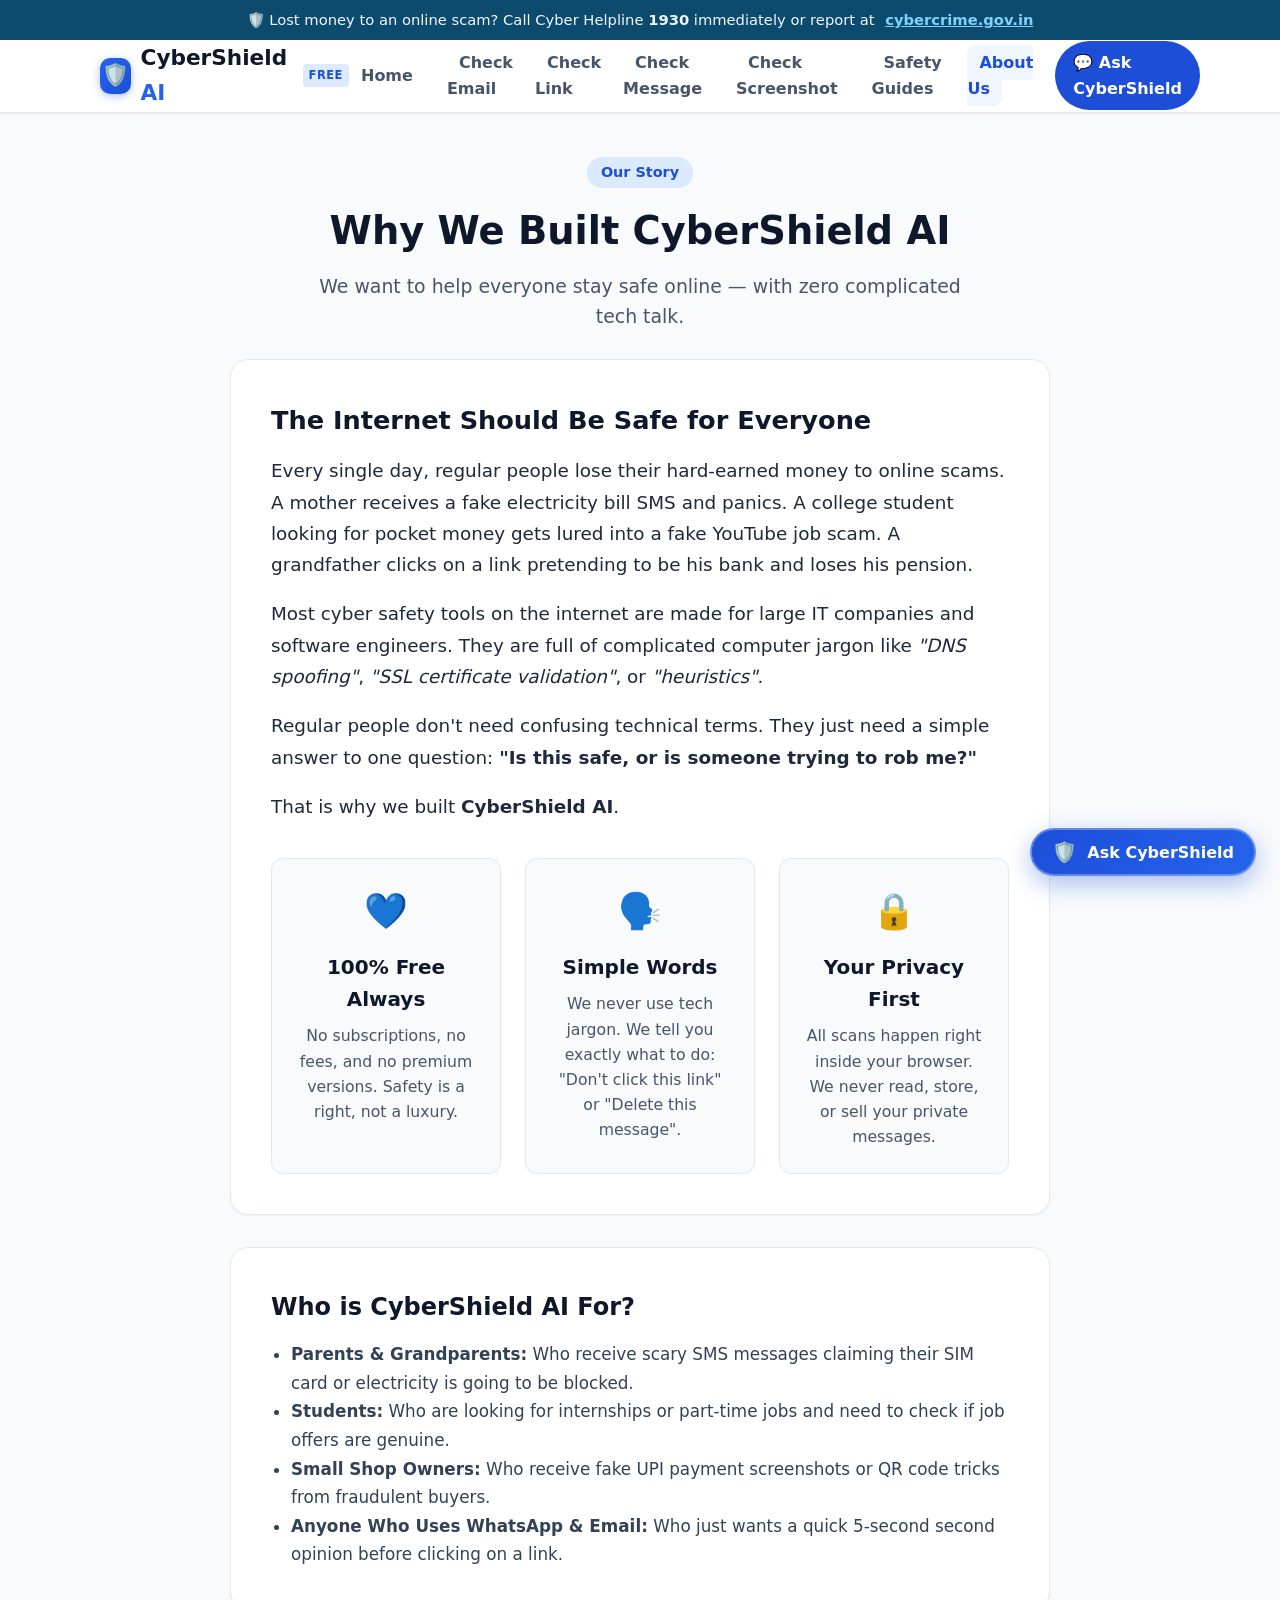
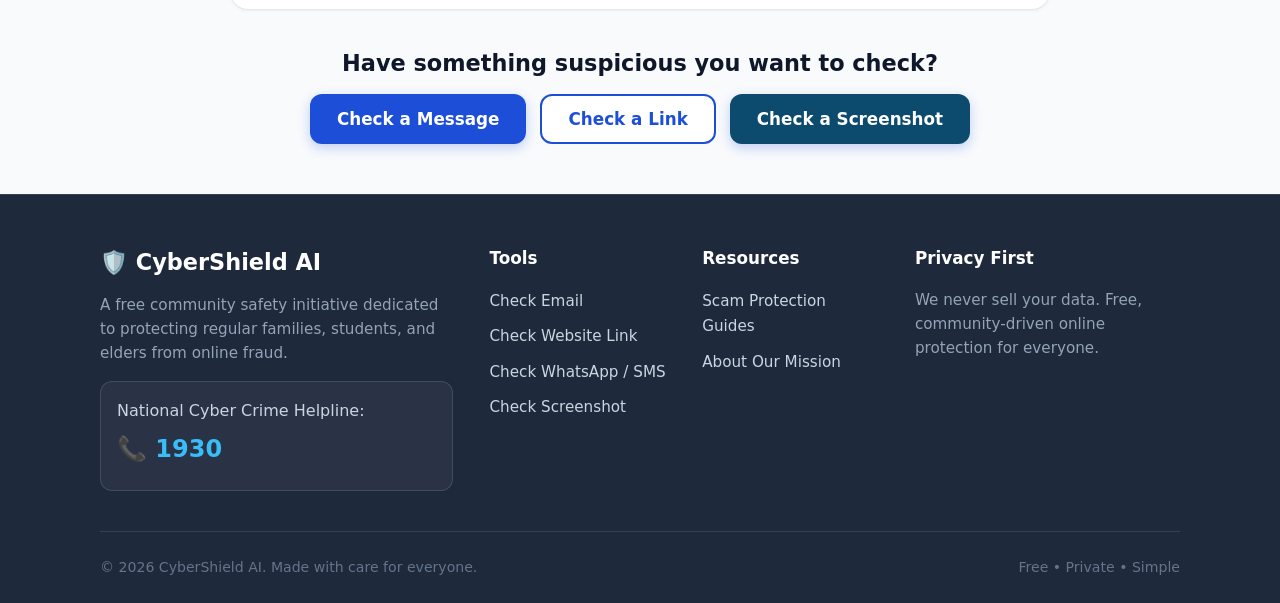
<file: about.html>
<!DOCTYPE html>
<html lang="en">
<head>
  <meta charset="UTF-8">
  <meta name="viewport" content="width=device-width, initial-scale=1.0">
  
  <!-- SEO Meta Tags -->
  <title>About Us - Our Mission to Keep Everyone Safe | CyberShield AI</title>
  <meta name="description" content="Learn about CyberShield AI, a free tool created to help everyday people, parents, students, and elders stay safe from online scams.">
  <meta name="keywords" content="about cybershield ai, online safety for parents, free scam protection mission">
  
  <link rel="stylesheet" href="css/style.css">
</head>
<body>

  <!-- Helpline Banner -->
  <div class="emergency-banner" role="alert">
    <span>🛡️ Lost money to an online scam? Call Cyber Helpline <strong>1930</strong> immediately or report at <a href="https://cybercrime.gov.in" target="_blank" rel="noopener">cybercrime.gov.in</a></span>
  </div>

  <!-- Header Navigation -->
  <header class="site-header">
    <div class="container nav-container">
      <a href="index.html" class="brand-logo">
        <div class="brand-icon">🛡️</div>
        <span>CyberShield <span style="color:#2563eb;">AI</span></span>
        <span class="brand-badge">Free</span>
      </a>

      <button class="mobile-menu-toggle" id="mobileMenuToggle" aria-label="Toggle navigation menu">
        <svg width="28" height="28" fill="none" stroke="currentColor" stroke-width="2" viewBox="0 0 24 24">
          <path stroke-linecap="round" stroke-linejoin="round" d="M4 6h16M4 12h16M4 18h16"></path>
        </svg>
      </button>

      <nav>
        <ul class="nav-links" id="navLinks">
          <li><a href="index.html">Home</a></li>
          <li><a href="check-email.html">Check Email</a></li>
          <li><a href="check-link.html">Check Link</a></li>
          <li><a href="check-message.html">Check Message</a></li>
          <li><a href="check-screenshot.html">Check Screenshot</a></li>
          <li><a href="blog.html">Safety Guides</a></li>
          <li><a href="about.html" class="active">About Us</a></li>
          <li><a href="javascript:void(0)" class="nav-cta-btn" onclick="document.getElementById('chatbotToggleBtn').click();">💬 Ask CyberShield</a></li>
        </ul>
      </nav>
    </div>
  </header>

  <!-- Main Content -->
  <main class="container">
    <section class="scanner-page-header">
      <span class="scanner-badge">Our Story</span>
      <h1 class="scanner-page-title">Why We Built CyberShield AI</h1>
      <p class="scanner-page-desc">
        We want to help everyone stay safe online — with zero complicated tech talk.
      </p>
    </section>

    <div style="max-width: 820px; margin: 0 auto 50px auto;">
      <div class="about-story-card">
        <h2 style="font-size:1.6rem; color:#0f172a; margin-bottom:14px;">The Internet Should Be Safe for Everyone</h2>
        <p>
          Every single day, regular people lose their hard-earned money to online scams. A mother receives a fake electricity bill SMS and panics. A college student looking for pocket money gets lured into a fake YouTube job scam. A grandfather clicks on a link pretending to be his bank and loses his pension.
        </p>
        <p>
          Most cyber safety tools on the internet are made for large IT companies and software engineers. They are full of complicated computer jargon like <em>"DNS spoofing"</em>, <em>"SSL certificate validation"</em>, or <em>"heuristics"</em>.
        </p>
        <p>
          Regular people don't need confusing technical terms. They just need a simple answer to one question: <strong>"Is this safe, or is someone trying to rob me?"</strong>
        </p>
        <p>
          That is why we built <strong>CyberShield AI</strong>.
        </p>

        <!-- 3 Core Values -->
        <div class="values-grid">
          <div class="value-card">
            <div class="value-icon">💙</div>
            <div class="value-title">100% Free Always</div>
            <div class="value-desc">No subscriptions, no fees, and no premium versions. Safety is a right, not a luxury.</div>
          </div>
          <div class="value-card">
            <div class="value-icon">🗣️</div>
            <div class="value-title">Simple Words</div>
            <div class="value-desc">We never use tech jargon. We tell you exactly what to do: "Don't click this link" or "Delete this message".</div>
          </div>
          <div class="value-card">
            <div class="value-icon">🔒</div>
            <div class="value-title">Your Privacy First</div>
            <div class="value-desc">All scans happen right inside your browser. We never read, store, or sell your private messages.</div>
          </div>
        </div>
      </div>

      <!-- Who is this for? -->
      <div class="about-story-card">
        <h2 style="font-size:1.5rem; color:#0f172a; margin-bottom:14px;">Who is CyberShield AI For?</h2>
        <ul style="padding-left: 20px; font-size:1.05rem; line-height: 1.7; color:#334155;">
          <li><strong>Parents & Grandparents:</strong> Who receive scary SMS messages claiming their SIM card or electricity is going to be blocked.</li>
          <li><strong>Students:</strong> Who are looking for internships or part-time jobs and need to check if job offers are genuine.</li>
          <li><strong>Small Shop Owners:</strong> Who receive fake UPI payment screenshots or QR code tricks from fraudulent buyers.</li>
          <li><strong>Anyone Who Uses WhatsApp & Email:</strong> Who just wants a quick 5-second second opinion before clicking on a link.</li>
        </ul>
      </div>

      <!-- Quick Action CTA -->
      <div style="text-align: center; margin-top: 36px;">
        <h3 style="font-size: 1.4rem; color: #0f172a; margin-bottom: 12px;">Have something suspicious you want to check?</h3>
        <div style="display: flex; gap: 14px; justify-content: center; flex-wrap: wrap;">
          <a href="check-message.html" class="btn btn-primary">Check a Message</a>
          <a href="check-link.html" class="btn btn-secondary">Check a Link</a>
          <a href="check-screenshot.html" class="btn btn-primary" style="background-color: #0c4a6e;">Check a Screenshot</a>
        </div>
      </div>
    </div>
  </main>

  <!-- Floating AI Chatbot Widget (Ask CyberShield) -->
  <div class="chatbot-widget-container">
    <button class="chatbot-toggle-btn" id="chatbotToggleBtn" aria-label="Open CyberShield AI Assistant">
      <span class="chatbot-shield-icon">🛡️</span>
      <span>Ask CyberShield</span>
    </button>

    <div class="chatbot-window" id="chatbotWindow">
      <div class="chat-header">
        <div class="chat-header-info">
          <div class="chat-avatar">🛡️</div>
          <div>
            <div class="chat-header-title">CyberShield AI</div>
            <div class="chat-header-subtitle">Your Personal Safety Guide • Demo Mode</div>
          </div>
        </div>
        <div class="chat-header-actions">
          <button class="chat-action-icon-btn" id="chatbotResetBtn" title="Reset chat conversation">🔄</button>
          <button class="chat-action-icon-btn" id="chatbotCloseBtn" title="Close chat">&times;</button>
        </div>
      </div>

      <div class="chat-messages" id="chatMessages">
        <div class="message bot">
          👋 Hi! I’m <strong>CyberShield</strong>, your online safety assistant. Received a suspicious message? Need help with a link or payment request? Tell me what happened, and I’ll help you understand the warning signs.
        </div>
      </div>

      <div class="chat-suggestions">
        <button class="chat-chip">Is this message a scam?</button>
        <button class="chat-chip">I clicked a suspicious link. What now?</button>
        <button class="chat-chip">Someone is asking for my OTP.</button>
        <button class="chat-chip">I paid a fake job registration fee.</button>
        <button class="chat-chip">How can I report online fraud?</button>
        <button class="chat-chip">Explain this screenshot.</button>
      </div>

      <div class="chat-input-area">
        <input type="text" class="chat-input" id="chatInput" placeholder="Ask CyberShield anything..." aria-label="Ask CyberShield anything" />
        <button class="chat-send-btn" id="chatSendBtn" aria-label="Send message">
          <svg width="18" height="18" fill="none" stroke="currentColor" stroke-width="2" viewBox="0 0 24 24">
            <path stroke-linecap="round" stroke-linejoin="round" d="M5 12h14M12 5l7 7-7 7"></path>
          </svg>
        </button>
      </div>
    </div>
  </div>

  <!-- Footer -->
  <footer class="site-footer">
    <div class="container">
      <div class="footer-grid">
        <div>
          <div class="footer-brand-title">🛡️ CyberShield AI</div>
          <p class="footer-desc">
            A free community safety initiative dedicated to protecting regular families, students, and elders from online fraud.
          </p>
          <div class="helpline-box">
            <div>National Cyber Crime Helpline:</div>
            <div class="helpline-number">📞 1930</div>
          </div>
        </div>
        <div>
          <div class="footer-heading">Tools</div>
          <ul class="footer-links">
            <li><a href="check-email.html">Check Email</a></li>
            <li><a href="check-link.html">Check Website Link</a></li>
            <li><a href="check-message.html">Check WhatsApp / SMS</a></li>
            <li><a href="check-screenshot.html">Check Screenshot</a></li>
          </ul>
        </div>
        <div>
          <div class="footer-heading">Resources</div>
          <ul class="footer-links">
            <li><a href="blog.html">Scam Protection Guides</a></li>
            <li><a href="about.html">About Our Mission</a></li>
          </ul>
        </div>
        <div>
          <div class="footer-heading">Privacy First</div>
          <p class="footer-desc">We never sell your data. Free, community-driven online protection for everyone.</p>
        </div>
      </div>
      <div class="footer-bottom">
        <div>&copy; 2026 CyberShield AI. Made with care for everyone.</div>
        <div>Free • Private • Simple</div>
      </div>
    </div>
  </footer>

  <!-- Scripts -->
  <script src="js/scanner.js"></script>
  <script src="js/main.js"></script>
  <script src="js/chatbot.js"></script>
</body>
</html>
</file>
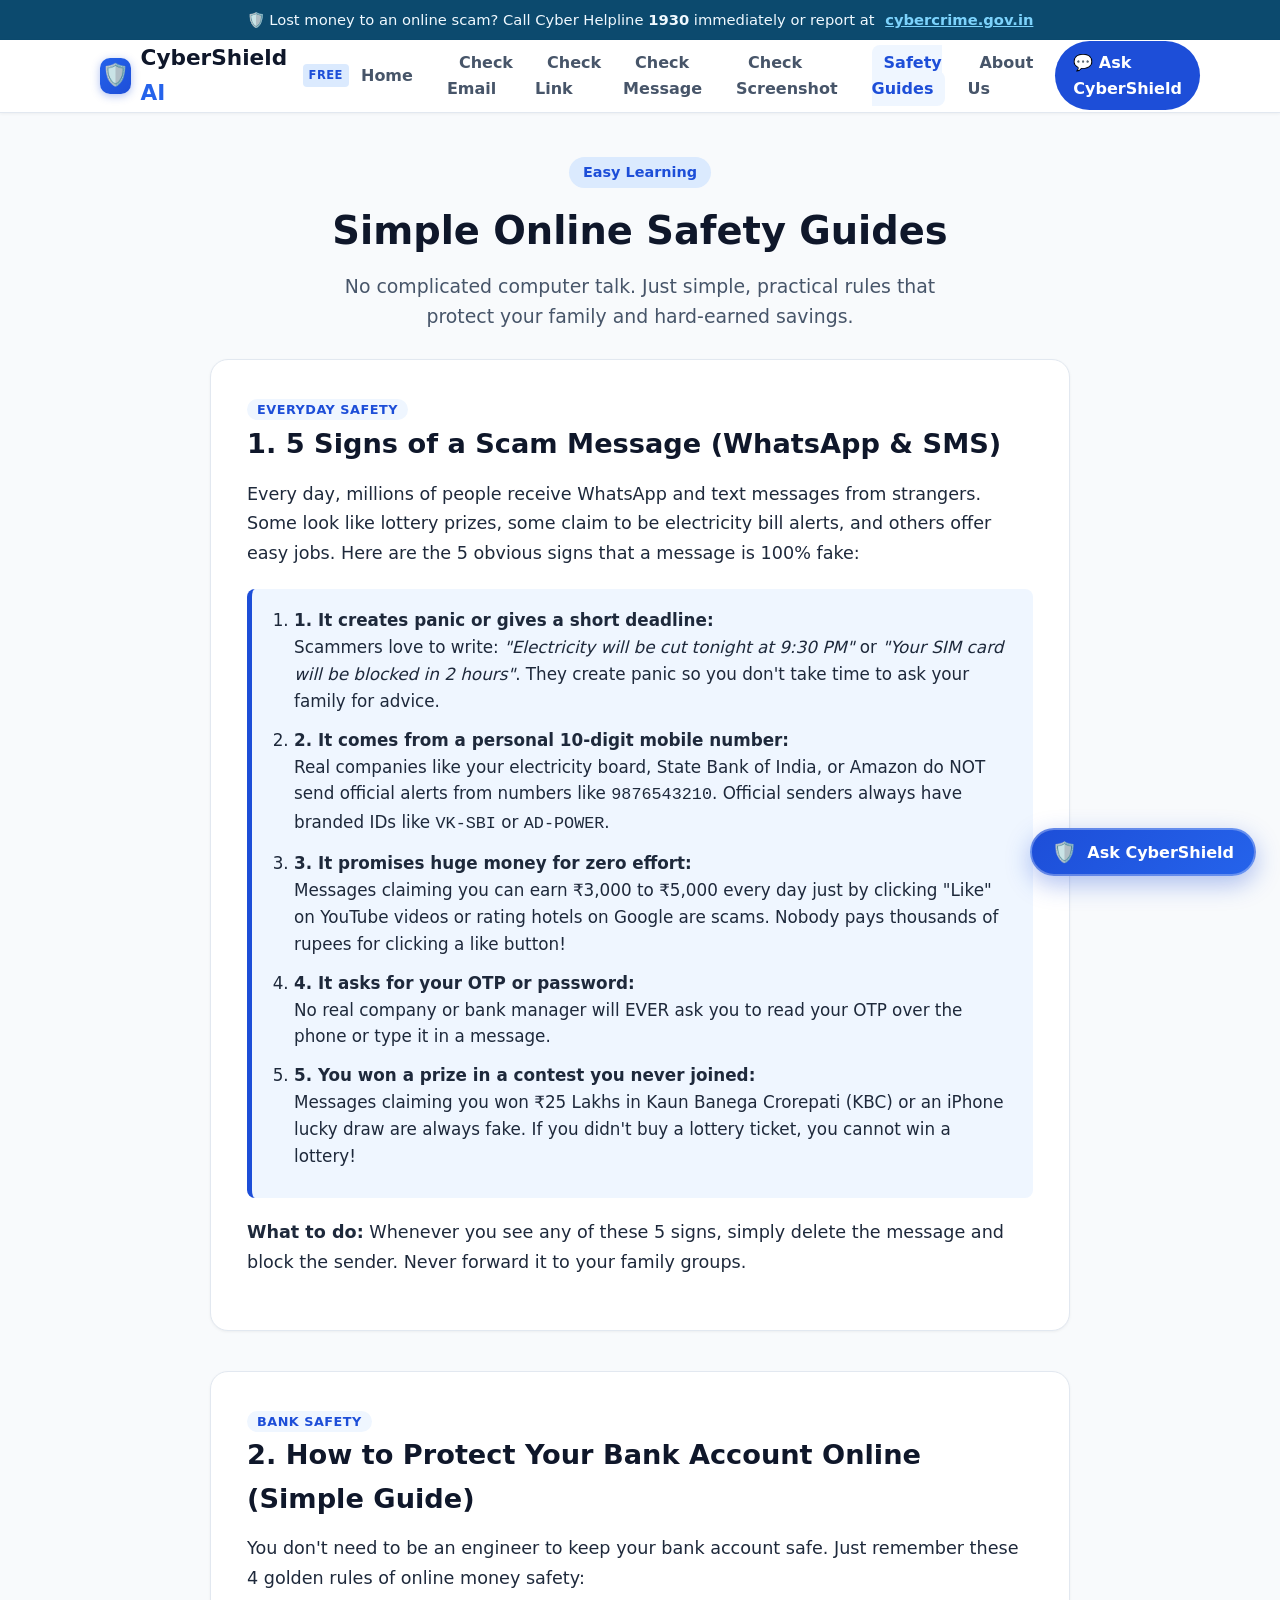
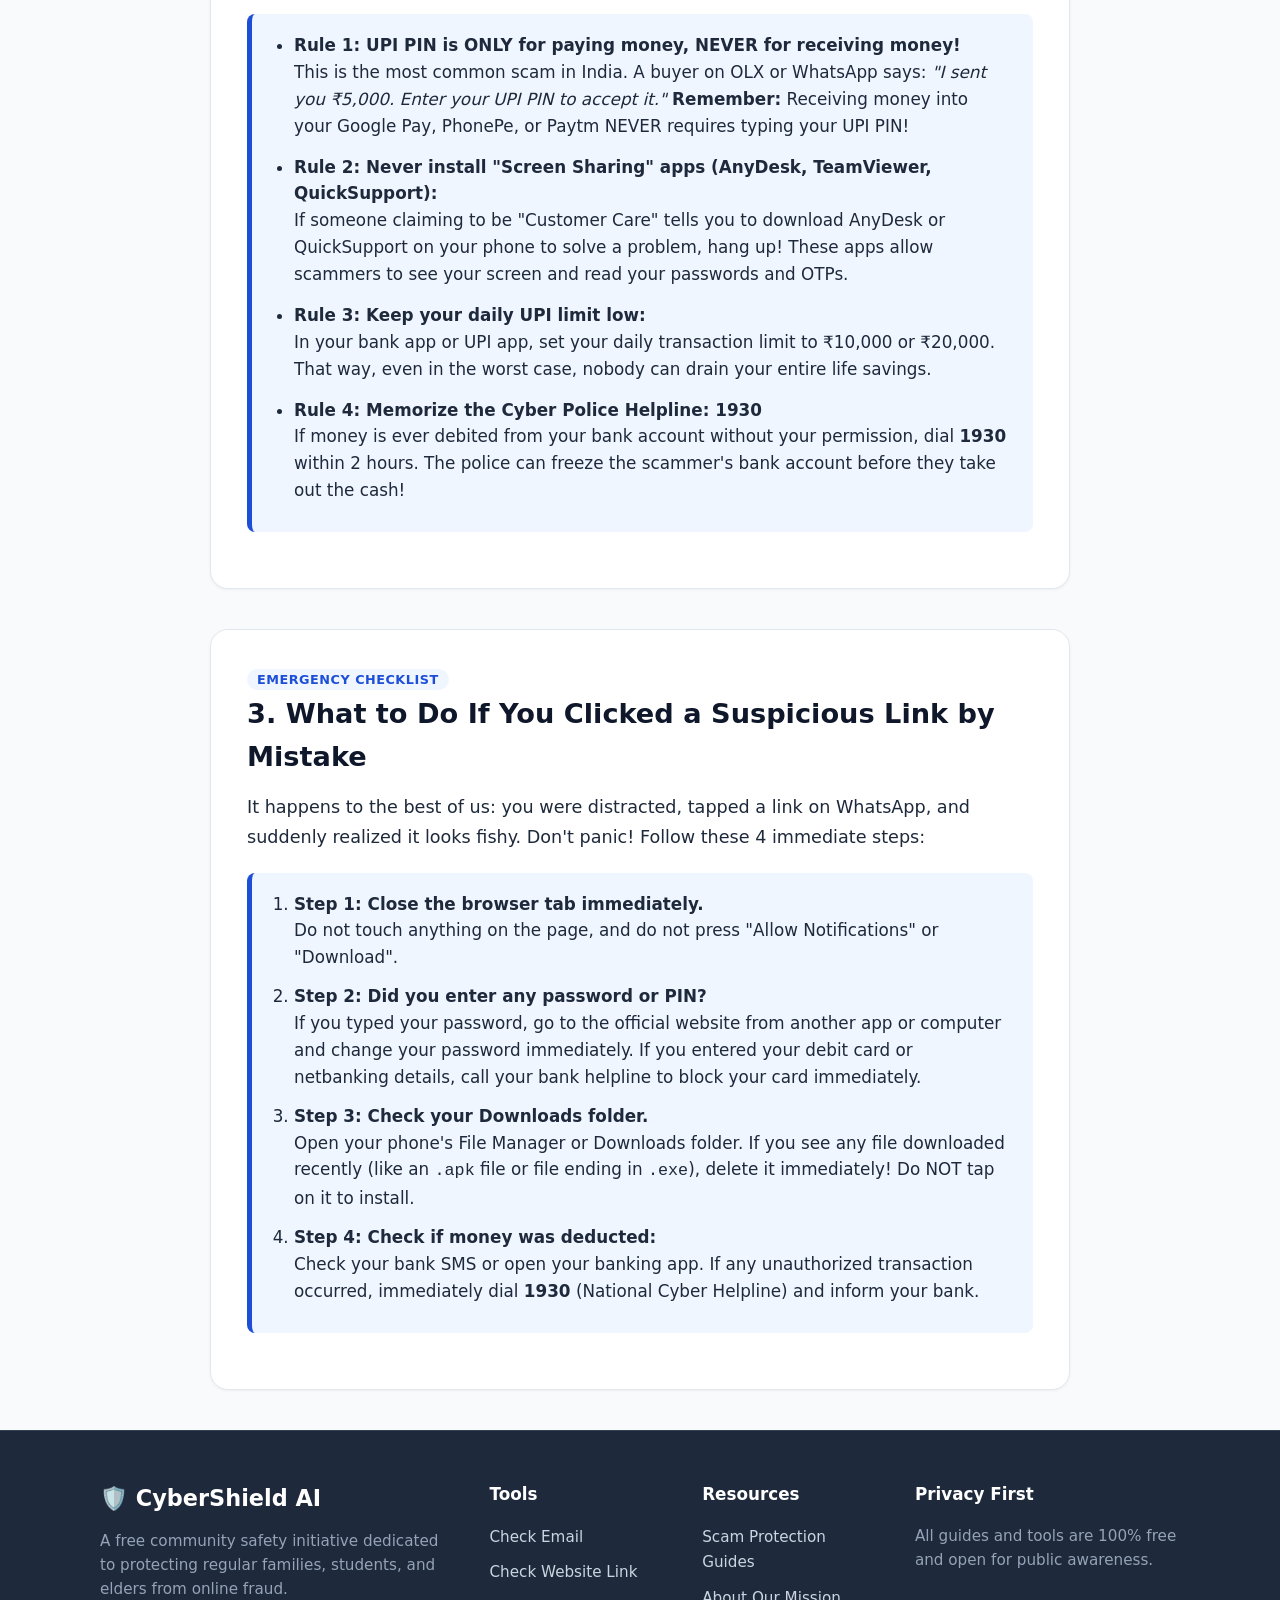
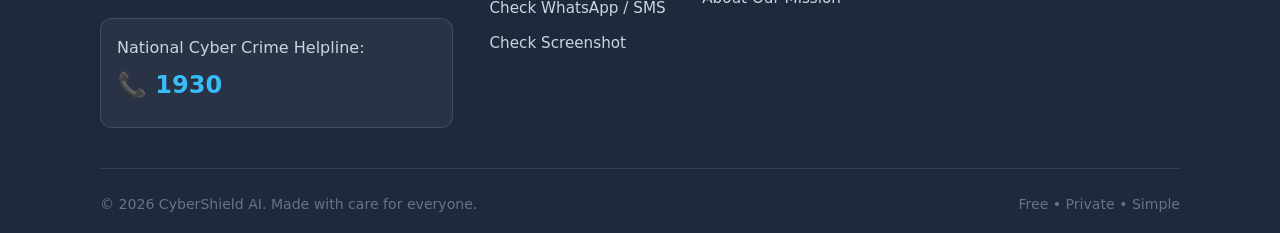
<file: blog.html>
<!DOCTYPE html>
<html lang="en">
<head>
  <meta charset="UTF-8">
  <meta name="viewport" content="width=device-width, initial-scale=1.0">
  
  <!-- SEO Meta Tags -->
  <title>Simple Online Safety Guides & Articles - CyberShield AI</title>
  <meta name="description" content="Read simple, easy-to-understand guides on how to spot scams on WhatsApp, protect your bank account, and stay safe online.">
  <meta name="keywords" content="5 signs of scam message, how to protect bank account online, what to do if you click a scam link, online safety tips for beginners">
  
  <link rel="stylesheet" href="css/style.css">
</head>
<body>

  <!-- Helpline Banner -->
  <div class="emergency-banner" role="alert">
    <span>🛡️ Lost money to an online scam? Call Cyber Helpline <strong>1930</strong> immediately or report at <a href="https://cybercrime.gov.in" target="_blank" rel="noopener">cybercrime.gov.in</a></span>
  </div>

  <!-- Header Navigation -->
  <header class="site-header">
    <div class="container nav-container">
      <a href="index.html" class="brand-logo">
        <div class="brand-icon">🛡️</div>
        <span>CyberShield <span style="color:#2563eb;">AI</span></span>
        <span class="brand-badge">Free</span>
      </a>

      <button class="mobile-menu-toggle" id="mobileMenuToggle" aria-label="Toggle navigation menu">
        <svg width="28" height="28" fill="none" stroke="currentColor" stroke-width="2" viewBox="0 0 24 24">
          <path stroke-linecap="round" stroke-linejoin="round" d="M4 6h16M4 12h16M4 18h16"></path>
        </svg>
      </button>

      <nav>
        <ul class="nav-links" id="navLinks">
          <li><a href="index.html">Home</a></li>
          <li><a href="check-email.html">Check Email</a></li>
          <li><a href="check-link.html">Check Link</a></li>
          <li><a href="check-message.html">Check Message</a></li>
          <li><a href="check-screenshot.html">Check Screenshot</a></li>
          <li><a href="blog.html" class="active">Safety Guides</a></li>
          <li><a href="about.html">About Us</a></li>
          <li><a href="javascript:void(0)" class="nav-cta-btn" onclick="document.getElementById('chatbotToggleBtn').click();">💬 Ask CyberShield</a></li>
        </ul>
      </nav>
    </div>
  </header>

  <!-- Main Content -->
  <main class="container">
    <section class="scanner-page-header">
      <span class="scanner-badge">Easy Learning</span>
      <h1 class="scanner-page-title">Simple Online Safety Guides</h1>
      <p class="scanner-page-desc">
        No complicated computer talk. Just simple, practical rules that protect your family and hard-earned savings.
      </p>
    </section>

    <!-- 3 Articles Full Easy-Reading Cards -->
    <div style="max-width: 860px; margin: 0 auto;">

      <!-- ==================================================================
           ARTICLE 1: 5 SIGNS OF A SCAM MESSAGE
           ================================================================== -->
      <article class="article-full-card" id="signs-of-scam">
        <span class="article-tag">Everyday Safety</span>
        <h2>1. 5 Signs of a Scam Message (WhatsApp &amp; SMS)</h2>
        <p>
          Every day, millions of people receive WhatsApp and text messages from strangers. Some look like lottery prizes, some claim to be electricity bill alerts, and others offer easy jobs. Here are the 5 obvious signs that a message is 100% fake:
        </p>

        <div class="article-tip-box">
          <ol style="margin-bottom: 0; padding-left: 20px;">
            <li style="margin-bottom: 12px;">
              <strong>1. It creates panic or gives a short deadline:</strong><br>
              Scammers love to write: <em>"Electricity will be cut tonight at 9:30 PM"</em> or <em>"Your SIM card will be blocked in 2 hours"</em>. They create panic so you don't take time to ask your family for advice.
            </li>
            <li style="margin-bottom: 12px;">
              <strong>2. It comes from a personal 10-digit mobile number:</strong><br>
              Real companies like your electricity board, State Bank of India, or Amazon do NOT send official alerts from numbers like <code>9876543210</code>. Official senders always have branded IDs like <code>VK-SBI</code> or <code>AD-POWER</code>.
            </li>
            <li style="margin-bottom: 12px;">
              <strong>3. It promises huge money for zero effort:</strong><br>
              Messages claiming you can earn ₹3,000 to ₹5,000 every day just by clicking "Like" on YouTube videos or rating hotels on Google are scams. Nobody pays thousands of rupees for clicking a like button!
            </li>
            <li style="margin-bottom: 12px;">
              <strong>4. It asks for your OTP or password:</strong><br>
              No real company or bank manager will EVER ask you to read your OTP over the phone or type it in a message.
            </li>
            <li>
              <strong>5. You won a prize in a contest you never joined:</strong><br>
              Messages claiming you won ₹25 Lakhs in Kaun Banega Crorepati (KBC) or an iPhone lucky draw are always fake. If you didn't buy a lottery ticket, you cannot win a lottery!
            </li>
          </ol>
        </div>

        <p><strong>What to do:</strong> Whenever you see any of these 5 signs, simply delete the message and block the sender. Never forward it to your family groups.</p>
      </article>

      <!-- ==================================================================
           ARTICLE 2: HOW TO PROTECT YOUR BANK ACCOUNT ONLINE
           ================================================================== -->
      <article class="article-full-card" id="protect-bank">
        <span class="article-tag">Bank Safety</span>
        <h2>2. How to Protect Your Bank Account Online (Simple Guide)</h2>
        <p>
          You don't need to be an engineer to keep your bank account safe. Just remember these 4 golden rules of online money safety:
        </p>

        <div class="article-tip-box">
          <ul style="margin-bottom: 0; padding-left: 20px;">
            <li style="margin-bottom: 14px;">
              <strong>Rule 1: UPI PIN is ONLY for paying money, NEVER for receiving money!</strong><br>
              This is the most common scam in India. A buyer on OLX or WhatsApp says: <em>"I sent you ₹5,000. Enter your UPI PIN to accept it."</em> <strong>Remember:</strong> Receiving money into your Google Pay, PhonePe, or Paytm NEVER requires typing your UPI PIN!
            </li>
            <li style="margin-bottom: 14px;">
              <strong>Rule 2: Never install "Screen Sharing" apps (AnyDesk, TeamViewer, QuickSupport):</strong><br>
              If someone claiming to be "Customer Care" tells you to download AnyDesk or QuickSupport on your phone to solve a problem, hang up! These apps allow scammers to see your screen and read your passwords and OTPs.
            </li>
            <li style="margin-bottom: 14px;">
              <strong>Rule 3: Keep your daily UPI limit low:</strong><br>
              In your bank app or UPI app, set your daily transaction limit to ₹10,000 or ₹20,000. That way, even in the worst case, nobody can drain your entire life savings.
            </li>
            <li>
              <strong>Rule 4: Memorize the Cyber Police Helpline: 1930</strong><br>
              If money is ever debited from your bank account without your permission, dial <strong>1930</strong> within 2 hours. The police can freeze the scammer's bank account before they take out the cash!
            </li>
          </ul>
        </div>
      </article>

      <!-- ==================================================================
           ARTICLE 3: WHAT TO DO IF YOU CLICKED A SUSPICIOUS LINK
           ================================================================== -->
      <article class="article-full-card" id="clicked-link">
        <span class="article-tag">Emergency Checklist</span>
        <h2>3. What to Do If You Clicked a Suspicious Link by Mistake</h2>
        <p>
          It happens to the best of us: you were distracted, tapped a link on WhatsApp, and suddenly realized it looks fishy. Don't panic! Follow these 4 immediate steps:
        </p>

        <div class="article-tip-box">
          <ol style="margin-bottom: 0; padding-left: 20px;">
            <li style="margin-bottom: 12px;">
              <strong>Step 1: Close the browser tab immediately.</strong><br>
              Do not touch anything on the page, and do not press "Allow Notifications" or "Download".
            </li>
            <li style="margin-bottom: 12px;">
              <strong>Step 2: Did you enter any password or PIN?</strong><br>
              If you typed your password, go to the official website from another app or computer and change your password immediately. If you entered your debit card or netbanking details, call your bank helpline to block your card immediately.
            </li>
            <li style="margin-bottom: 12px;">
              <strong>Step 3: Check your Downloads folder.</strong><br>
              Open your phone's File Manager or Downloads folder. If you see any file downloaded recently (like an <code>.apk</code> file or file ending in <code>.exe</code>), delete it immediately! Do NOT tap on it to install.
            </li>
            <li>
              <strong>Step 4: Check if money was deducted:</strong><br>
              Check your bank SMS or open your banking app. If any unauthorized transaction occurred, immediately dial <strong>1930</strong> (National Cyber Helpline) and inform your bank.
            </li>
          </ol>
        </div>
      </article>

    </div>
  </main>

  <!-- Floating AI Chatbot Widget (Ask CyberShield) -->
  <div class="chatbot-widget-container">
    <button class="chatbot-toggle-btn" id="chatbotToggleBtn" aria-label="Open CyberShield AI Assistant">
      <span class="chatbot-shield-icon">🛡️</span>
      <span>Ask CyberShield</span>
    </button>

    <div class="chatbot-window" id="chatbotWindow">
      <div class="chat-header">
        <div class="chat-header-info">
          <div class="chat-avatar">🛡️</div>
          <div>
            <div class="chat-header-title">CyberShield AI</div>
            <div class="chat-header-subtitle">Your Personal Safety Guide • Demo Mode</div>
          </div>
        </div>
        <div class="chat-header-actions">
          <button class="chat-action-icon-btn" id="chatbotResetBtn" title="Reset chat conversation">🔄</button>
          <button class="chat-action-icon-btn" id="chatbotCloseBtn" title="Close chat">&times;</button>
        </div>
      </div>

      <div class="chat-messages" id="chatMessages">
        <div class="message bot">
          👋 Hi! I’m <strong>CyberShield</strong>, your online safety assistant. Received a suspicious message? Need help with a link or payment request? Tell me what happened, and I’ll help you understand the warning signs.
        </div>
      </div>

      <div class="chat-suggestions">
        <button class="chat-chip">Is this message a scam?</button>
        <button class="chat-chip">I clicked a suspicious link. What now?</button>
        <button class="chat-chip">Someone is asking for my OTP.</button>
        <button class="chat-chip">I paid a fake job registration fee.</button>
        <button class="chat-chip">How can I report online fraud?</button>
        <button class="chat-chip">Explain this screenshot.</button>
      </div>

      <div class="chat-input-area">
        <input type="text" class="chat-input" id="chatInput" placeholder="Ask CyberShield anything..." aria-label="Ask CyberShield anything" />
        <button class="chat-send-btn" id="chatSendBtn" aria-label="Send message">
          <svg width="18" height="18" fill="none" stroke="currentColor" stroke-width="2" viewBox="0 0 24 24">
            <path stroke-linecap="round" stroke-linejoin="round" d="M5 12h14M12 5l7 7-7 7"></path>
          </svg>
        </button>
      </div>
    </div>
  </div>

  <!-- Footer -->
  <footer class="site-footer">
    <div class="container">
      <div class="footer-grid">
        <div>
          <div class="footer-brand-title">🛡️ CyberShield AI</div>
          <p class="footer-desc">
            A free community safety initiative dedicated to protecting regular families, students, and elders from online fraud.
          </p>
          <div class="helpline-box">
            <div>National Cyber Crime Helpline:</div>
            <div class="helpline-number">📞 1930</div>
          </div>
        </div>
        <div>
          <div class="footer-heading">Tools</div>
          <ul class="footer-links">
            <li><a href="check-email.html">Check Email</a></li>
            <li><a href="check-link.html">Check Website Link</a></li>
            <li><a href="check-message.html">Check WhatsApp / SMS</a></li>
            <li><a href="check-screenshot.html">Check Screenshot</a></li>
          </ul>
        </div>
        <div>
          <div class="footer-heading">Resources</div>
          <ul class="footer-links">
            <li><a href="blog.html">Scam Protection Guides</a></li>
            <li><a href="about.html">About Our Mission</a></li>
          </ul>
        </div>
        <div>
          <div class="footer-heading">Privacy First</div>
          <p class="footer-desc">All guides and tools are 100% free and open for public awareness.</p>
        </div>
      </div>
      <div class="footer-bottom">
        <div>&copy; 2026 CyberShield AI. Made with care for everyone.</div>
        <div>Free • Private • Simple</div>
      </div>
    </div>
  </footer>

  <!-- Scripts -->
  <script src="js/scanner.js"></script>
  <script src="js/main.js"></script>
  <script src="js/chatbot.js"></script>
</body>
</html>
</file>
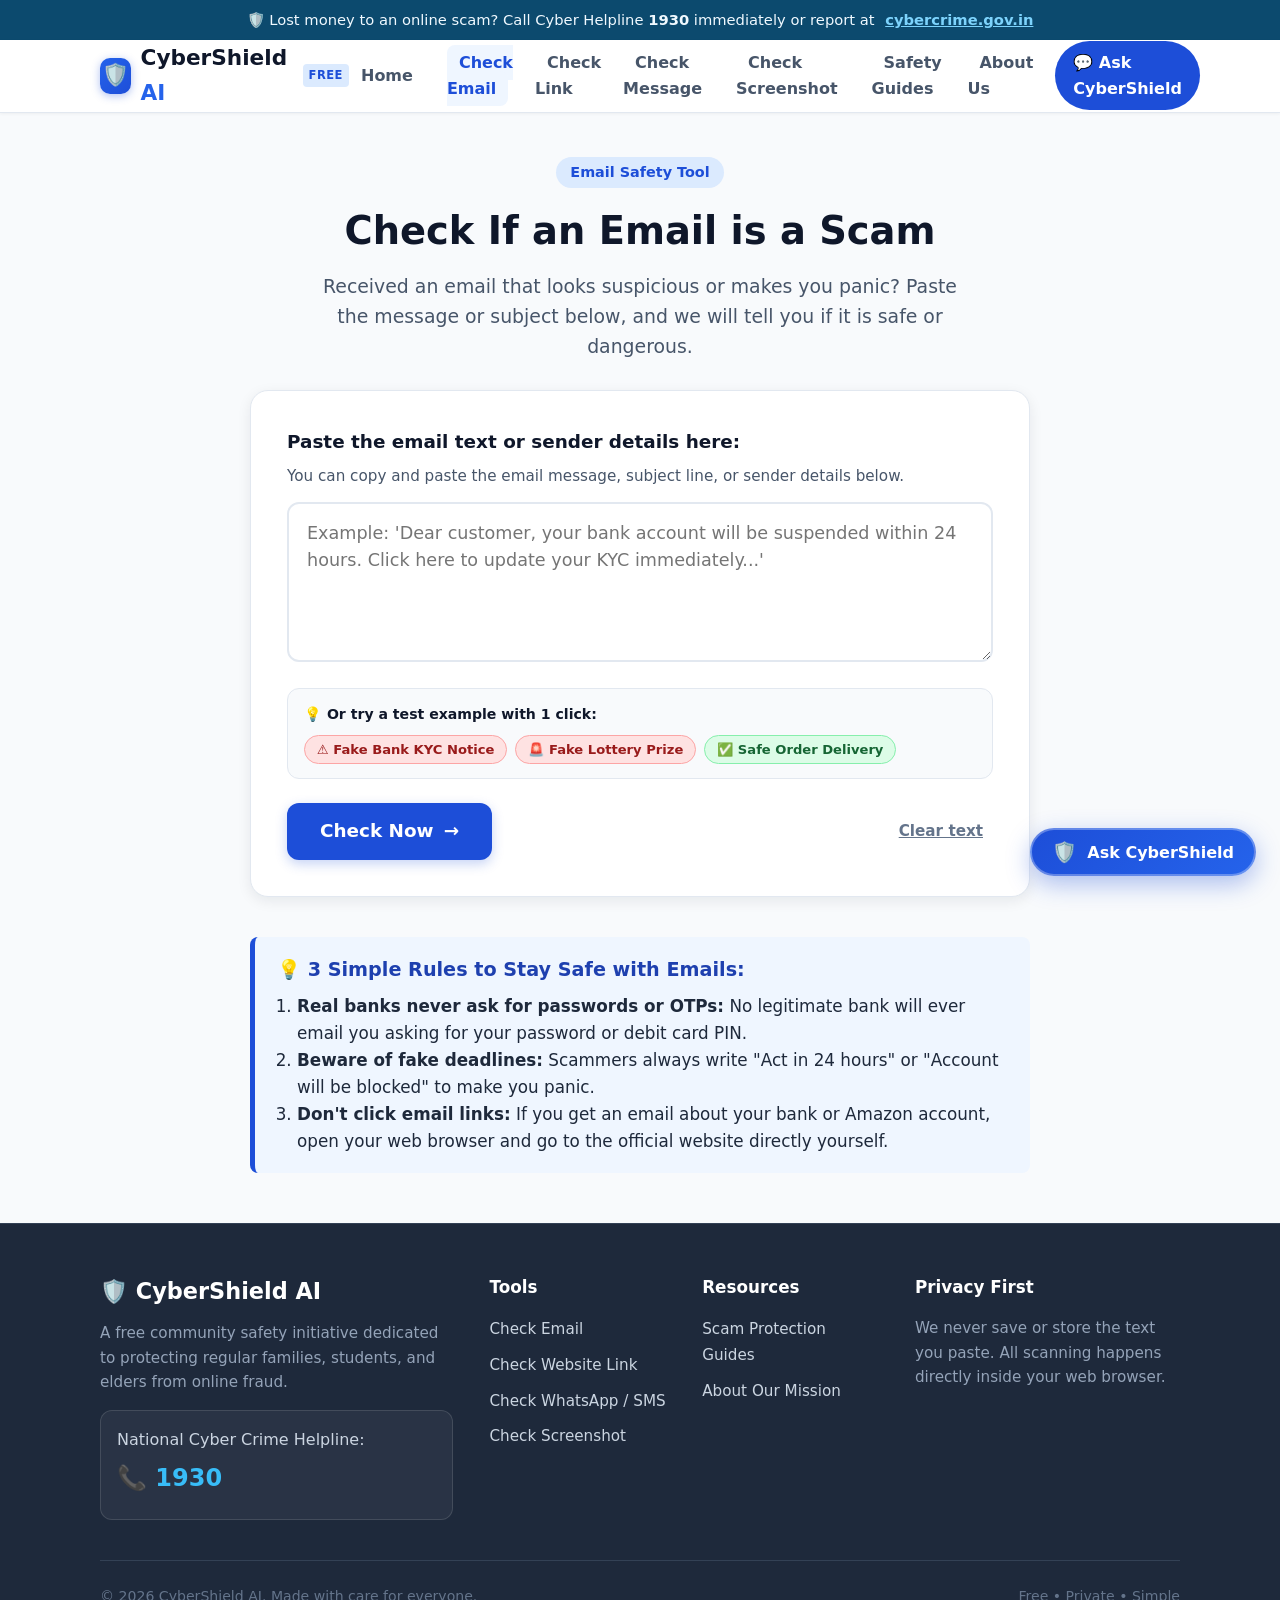
<file: check-email.html>
<!DOCTYPE html>
<html lang="en">
<head>
  <meta charset="UTF-8">
  <meta name="viewport" content="width=device-width, initial-scale=1.0">
  
  <!-- SEO Meta Tags -->
  <title>Is This Email a Scam? Free Email Scam Checker - CyberShield AI</title>
  <meta name="description" content="Paste any suspicious email to find out if it is a scam. Free, instant scanner that explains what to do in simple words.">
  <meta name="keywords" content="is this email a scam, check email for scam, fake bank email checker, phishing email detector, free email scam checker">
  
  <link rel="stylesheet" href="css/style.css">
</head>
<body>

  <!-- Helpline Banner -->
  <div class="emergency-banner" role="alert">
    <span>🛡️ Lost money to an online scam? Call Cyber Helpline <strong>1930</strong> immediately or report at <a href="https://cybercrime.gov.in" target="_blank" rel="noopener">cybercrime.gov.in</a></span>
  </div>

  <!-- Header Navigation -->
  <header class="site-header">
    <div class="container nav-container">
      <a href="index.html" class="brand-logo">
        <div class="brand-icon">🛡️</div>
        <span>CyberShield <span style="color:#2563eb;">AI</span></span>
        <span class="brand-badge">Free</span>
      </a>

      <button class="mobile-menu-toggle" id="mobileMenuToggle" aria-label="Toggle navigation menu">
        <svg width="28" height="28" fill="none" stroke="currentColor" stroke-width="2" viewBox="0 0 24 24">
          <path stroke-linecap="round" stroke-linejoin="round" d="M4 6h16M4 12h16M4 18h16"></path>
        </svg>
      </button>

      <nav>
        <ul class="nav-links" id="navLinks">
          <li><a href="index.html">Home</a></li>
          <li><a href="check-email.html" class="active">Check Email</a></li>
          <li><a href="check-link.html">Check Link</a></li>
          <li><a href="check-message.html">Check Message</a></li>
          <li><a href="check-screenshot.html">Check Screenshot</a></li>
          <li><a href="blog.html">Safety Guides</a></li>
          <li><a href="about.html">About Us</a></li>
          <li><a href="javascript:void(0)" class="nav-cta-btn" onclick="document.getElementById('chatbotToggleBtn').click();">💬 Ask CyberShield</a></li>
        </ul>
      </nav>
    </div>
  </header>

  <!-- Main Scanner Content -->
  <main class="container-narrow">
    <section class="scanner-page-header">
      <span class="scanner-badge">Email Safety Tool</span>
      <h1 class="scanner-page-title">Check If an Email is a Scam</h1>
      <p class="scanner-page-desc">
        Received an email that looks suspicious or makes you panic? Paste the message or subject below, and we will tell you if it is safe or dangerous.
      </p>
    </section>

    <!-- Scanner Box Card -->
    <div class="scanner-card">
      <label for="scannerInput" class="input-label">Paste the email text or sender details here:</label>
      <p class="input-helper">You can copy and paste the email message, subject line, or sender details below.</p>

      <!-- Big Text Box -->
      <textarea 
        id="scannerInput" 
        class="scanner-textarea" 
        placeholder="Example: 'Dear customer, your bank account will be suspended within 24 hours. Click here to update your KYC immediately...'"></textarea>

      <!-- Quick 1-Click Samples for Easy Testing -->
      <div class="samples-container">
        <span class="samples-label">💡 Or try a test example with 1 click:</span>
        <div class="sample-pills">
          <button class="sample-pill danger-sample" data-sample="URGENT: Your Bank Account has been suspended due to expired KYC! Update your PAN card and NetBanking credentials within 24 hours at the link below to avoid permanent closure.">
            ⚠️ Fake Bank KYC Notice
          </button>
          <button class="sample-pill danger-sample" data-sample="CONGRATULATIONS! You have won $1,000,000 in the International Email Lottery! Reply with your name, phone number, and send $200 processing fee via Western Union or Apple gift card to claim your prize.">
            🚨 Fake Lottery Prize
          </button>
          <button class="sample-pill safe-sample" data-sample="Hi John, your order #402-9812 has been shipped and is scheduled to arrive tomorrow by 6 PM. You can track your package through your official account page. Thank you for shopping with us!">
            ✅ Safe Order Delivery
          </button>
        </div>
      </div>

      <!-- Controls: Check Button & Clear -->
      <div class="scanner-controls">
        <button id="checkNowBtn" class="btn btn-primary btn-large">
          <span>Check Now</span>
          <span>&rarr;</span>
        </button>

        <button id="clearInputBtn" class="clear-btn">Clear text</button>
      </div>

      <!-- Result Container (Populated by JavaScript) -->
      <div id="resultBox" class="result-box" role="region" aria-live="polite"></div>
    </div>

    <!-- Simple Advice Guide Below Scanner -->
    <div class="article-tip-box" style="margin-bottom: 50px;">
      <h3 style="font-size:1.2rem;margin-bottom:8px;color:#1e40af;">💡 3 Simple Rules to Stay Safe with Emails:</h3>
      <ol style="padding-left: 20px; line-height: 1.6;">
        <li><strong>Real banks never ask for passwords or OTPs:</strong> No legitimate bank will ever email you asking for your password or debit card PIN.</li>
        <li><strong>Beware of fake deadlines:</strong> Scammers always write "Act in 24 hours" or "Account will be blocked" to make you panic.</li>
        <li><strong>Don't click email links:</strong> If you get an email about your bank or Amazon account, open your web browser and go to the official website directly yourself.</li>
      </ol>
    </div>
  </main>

  <!-- Floating AI Chatbot Widget (Ask CyberShield) -->
  <div class="chatbot-widget-container">
    <button class="chatbot-toggle-btn" id="chatbotToggleBtn" aria-label="Open CyberShield AI Assistant">
      <span class="chatbot-shield-icon">🛡️</span>
      <span>Ask CyberShield</span>
    </button>

    <div class="chatbot-window" id="chatbotWindow">
      <div class="chat-header">
        <div class="chat-header-info">
          <div class="chat-avatar">🛡️</div>
          <div>
            <div class="chat-header-title">CyberShield AI</div>
            <div class="chat-header-subtitle">Your Personal Safety Guide • Demo Mode</div>
          </div>
        </div>
        <div class="chat-header-actions">
          <button class="chat-action-icon-btn" id="chatbotResetBtn" title="Reset chat conversation">🔄</button>
          <button class="chat-action-icon-btn" id="chatbotCloseBtn" title="Close chat">&times;</button>
        </div>
      </div>

      <div class="chat-messages" id="chatMessages">
        <div class="message bot">
          👋 Hi! I’m <strong>CyberShield</strong>, your online safety assistant. Received a suspicious message? Need help with a link or payment request? Tell me what happened, and I’ll help you understand the warning signs.
        </div>
      </div>

      <div class="chat-suggestions">
        <button class="chat-chip">Is this message a scam?</button>
        <button class="chat-chip">I clicked a suspicious link. What now?</button>
        <button class="chat-chip">Someone is asking for my OTP.</button>
        <button class="chat-chip">I paid a fake job registration fee.</button>
        <button class="chat-chip">How can I report online fraud?</button>
        <button class="chat-chip">Explain this screenshot.</button>
      </div>

      <div class="chat-input-area">
        <input type="text" class="chat-input" id="chatInput" placeholder="Ask CyberShield anything..." aria-label="Ask CyberShield anything" />
        <button class="chat-send-btn" id="chatSendBtn" aria-label="Send message">
          <svg width="18" height="18" fill="none" stroke="currentColor" stroke-width="2" viewBox="0 0 24 24">
            <path stroke-linecap="round" stroke-linejoin="round" d="M5 12h14M12 5l7 7-7 7"></path>
          </svg>
        </button>
      </div>
    </div>
  </div>

  <!-- Footer -->
  <footer class="site-footer">
    <div class="container">
      <div class="footer-grid">
        <div>
          <div class="footer-brand-title">🛡️ CyberShield AI</div>
          <p class="footer-desc">
            A free community safety initiative dedicated to protecting regular families, students, and elders from online fraud.
          </p>
          <div class="helpline-box">
            <div>National Cyber Crime Helpline:</div>
            <div class="helpline-number">📞 1930</div>
          </div>
        </div>
        <div>
          <div class="footer-heading">Tools</div>
          <ul class="footer-links">
            <li><a href="check-email.html">Check Email</a></li>
            <li><a href="check-link.html">Check Website Link</a></li>
            <li><a href="check-message.html">Check WhatsApp / SMS</a></li>
            <li><a href="check-screenshot.html">Check Screenshot</a></li>
          </ul>
        </div>
        <div>
          <div class="footer-heading">Resources</div>
          <ul class="footer-links">
            <li><a href="blog.html">Scam Protection Guides</a></li>
            <li><a href="about.html">About Our Mission</a></li>
          </ul>
        </div>
        <div>
          <div class="footer-heading">Privacy First</div>
          <p class="footer-desc">We never save or store the text you paste. All scanning happens directly inside your web browser.</p>
        </div>
      </div>
      <div class="footer-bottom">
        <div>&copy; 2026 CyberShield AI. Made with care for everyone.</div>
        <div>Free • Private • Simple</div>
      </div>
    </div>
  </footer>

  <!-- Scripts -->
  <script src="js/scanner.js"></script>
  <script src="js/main.js"></script>
  <script src="js/chatbot.js"></script>
  <script>
    // Wire up Email Scanner Button
    document.getElementById('checkNowBtn').addEventListener('click', function() {
      const input = document.getElementById('scannerInput').value;
      const resultBox = document.getElementById('resultBox');
      
      // Analyze email using our browser-based scanner engine
      const analysis = analyzeEmail(input);
      
      // Display result with clean color coding and simple advice
      renderScanResult(resultBox, analysis);
    });
  </script>
</body>
</html>
</file>
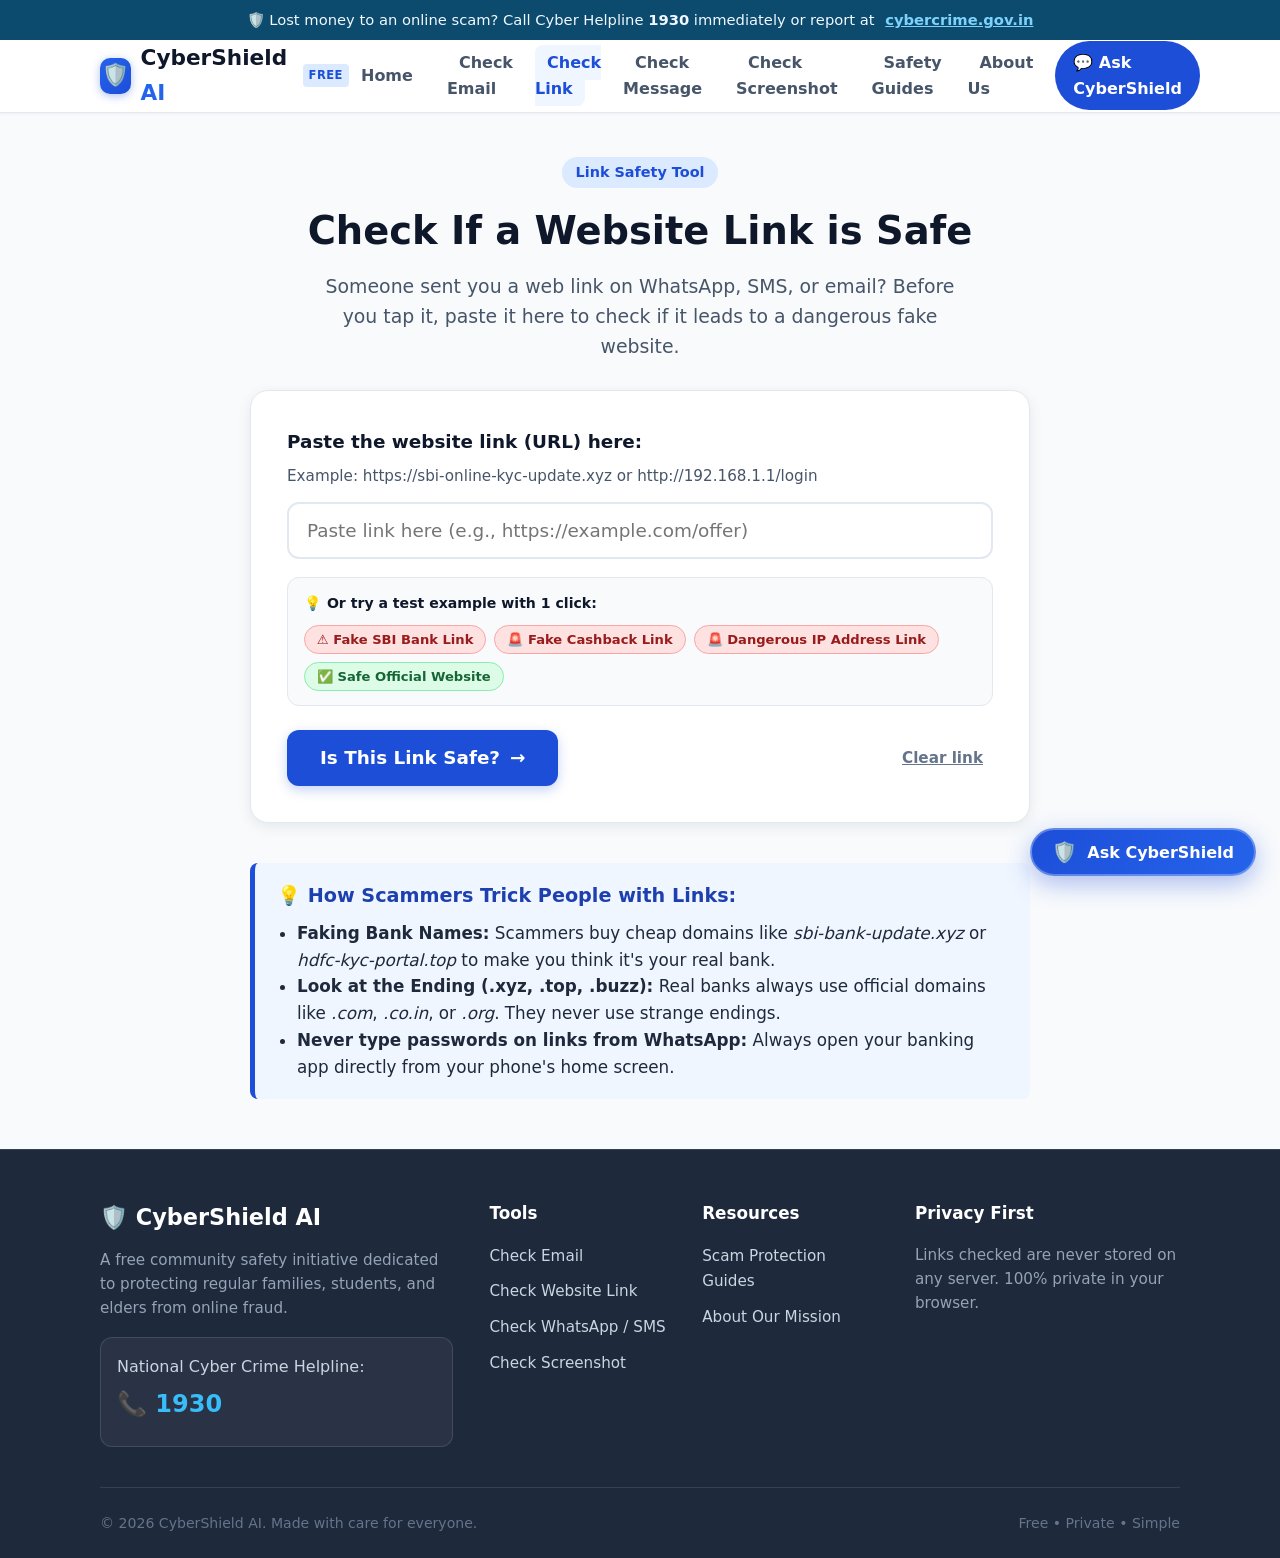
<file: check-link.html>
<!DOCTYPE html>
<html lang="en">
<head>
  <meta charset="UTF-8">
  <meta name="viewport" content="width=device-width, initial-scale=1.0">
  
  <!-- SEO Meta Tags for Google -->
  <title>Check If Link is Safe - Free URL Safety Checker | CyberShield AI</title>
  <meta name="description" content="Check if a website link is safe before clicking. Free link scanner to spot phishing websites, fake bank portals, and dangerous scams.">
  <meta name="keywords" content="check if link is safe, is this link safe, safe link checker, scam link detector, check url for phishing, check website safety">
  
  <link rel="stylesheet" href="css/style.css">
</head>
<body>

  <!-- Helpline Banner -->
  <div class="emergency-banner" role="alert">
    <span>🛡️ Lost money to an online scam? Call Cyber Helpline <strong>1930</strong> immediately or report at <a href="https://cybercrime.gov.in" target="_blank" rel="noopener">cybercrime.gov.in</a></span>
  </div>

  <!-- Header Navigation -->
  <header class="site-header">
    <div class="container nav-container">
      <a href="index.html" class="brand-logo">
        <div class="brand-icon">🛡️</div>
        <span>CyberShield <span style="color:#2563eb;">AI</span></span>
        <span class="brand-badge">Free</span>
      </a>

      <button class="mobile-menu-toggle" id="mobileMenuToggle" aria-label="Toggle navigation menu">
        <svg width="28" height="28" fill="none" stroke="currentColor" stroke-width="2" viewBox="0 0 24 24">
          <path stroke-linecap="round" stroke-linejoin="round" d="M4 6h16M4 12h16M4 18h16"></path>
        </svg>
      </button>

      <nav>
        <ul class="nav-links" id="navLinks">
          <li><a href="index.html">Home</a></li>
          <li><a href="check-email.html">Check Email</a></li>
          <li><a href="check-link.html" class="active">Check Link</a></li>
          <li><a href="check-message.html">Check Message</a></li>
          <li><a href="check-screenshot.html">Check Screenshot</a></li>
          <li><a href="blog.html">Safety Guides</a></li>
          <li><a href="about.html">About Us</a></li>
          <li><a href="javascript:void(0)" class="nav-cta-btn" onclick="document.getElementById('chatbotToggleBtn').click();">💬 Ask CyberShield</a></li>
        </ul>
      </nav>
    </div>
  </header>

  <!-- Main Scanner Content -->
  <main class="container-narrow">
    <section class="scanner-page-header">
      <span class="scanner-badge">Link Safety Tool</span>
      <h1 class="scanner-page-title">Check If a Website Link is Safe</h1>
      <p class="scanner-page-desc">
        Someone sent you a web link on WhatsApp, SMS, or email? Before you tap it, paste it here to check if it leads to a dangerous fake website.
      </p>
    </section>

    <!-- Scanner Box Card -->
    <div class="scanner-card">
      <label for="scannerInput" class="input-label">Paste the website link (URL) here:</label>
      <p class="input-helper">Example: https://sbi-online-kyc-update.xyz or http://192.168.1.1/login</p>

      <!-- Input Text Box for Links -->
      <input 
        type="text" 
        id="scannerInput" 
        class="scanner-input-text" 
        placeholder="Paste link here (e.g., https://example.com/offer)" />

      <!-- Quick 1-Click Samples for Easy Testing -->
      <div class="samples-container">
        <span class="samples-label">💡 Or try a test example with 1 click:</span>
        <div class="sample-pills">
          <button class="sample-pill danger-sample" data-sample="https://sbi-bank-login-secure-kyc.xyz/update">
            ⚠️ Fake SBI Bank Link
          </button>
          <button class="sample-pill danger-sample" data-sample="http://paytm-cashback-reward-claim.top/spin-wheel">
            🚨 Fake Cashback Link
          </button>
          <button class="sample-pill danger-sample" data-sample="http://192.168.10.45/login-account">
            🚨 Dangerous IP Address Link
          </button>
          <button class="sample-pill safe-sample" data-sample="https://www.wikipedia.org">
            ✅ Safe Official Website
          </button>
        </div>
      </div>

      <!-- Controls: "Is This Link Safe?" Button -->
      <div class="scanner-controls">
        <button id="checkNowBtn" class="btn btn-primary btn-large">
          <span>Is This Link Safe?</span>
          <span>&rarr;</span>
        </button>

        <button id="clearInputBtn" class="clear-btn">Clear link</button>
      </div>

      <!-- Result Container (Populated by JavaScript) -->
      <div id="resultBox" class="result-box" role="region" aria-live="polite"></div>
    </div>

    <!-- Simple Advice Guide Below Scanner -->
    <div class="article-tip-box" style="margin-bottom: 50px;">
      <h3 style="font-size:1.2rem;margin-bottom:8px;color:#1e40af;">💡 How Scammers Trick People with Links:</h3>
      <ul style="padding-left: 20px; line-height: 1.6;">
        <li><strong>Faking Bank Names:</strong> Scammers buy cheap domains like <em>sbi-bank-update.xyz</em> or <em>hdfc-kyc-portal.top</em> to make you think it's your real bank.</li>
        <li><strong>Look at the Ending (.xyz, .top, .buzz):</strong> Real banks always use official domains like <em>.com</em>, <em>.co.in</em>, or <em>.org</em>. They never use strange endings.</li>
        <li><strong>Never type passwords on links from WhatsApp:</strong> Always open your banking app directly from your phone's home screen.</li>
      </ul>
    </div>
  </main>

  <!-- Floating AI Chatbot Widget (Ask CyberShield) -->
  <div class="chatbot-widget-container">
    <button class="chatbot-toggle-btn" id="chatbotToggleBtn" aria-label="Open CyberShield AI Assistant">
      <span class="chatbot-shield-icon">🛡️</span>
      <span>Ask CyberShield</span>
    </button>

    <div class="chatbot-window" id="chatbotWindow">
      <div class="chat-header">
        <div class="chat-header-info">
          <div class="chat-avatar">🛡️</div>
          <div>
            <div class="chat-header-title">CyberShield AI</div>
            <div class="chat-header-subtitle">Your Personal Safety Guide • Demo Mode</div>
          </div>
        </div>
        <div class="chat-header-actions">
          <button class="chat-action-icon-btn" id="chatbotResetBtn" title="Reset chat conversation">🔄</button>
          <button class="chat-action-icon-btn" id="chatbotCloseBtn" title="Close chat">&times;</button>
        </div>
      </div>

      <div class="chat-messages" id="chatMessages">
        <div class="message bot">
          👋 Hi! I’m <strong>CyberShield</strong>, your online safety assistant. Received a suspicious message? Need help with a link or payment request? Tell me what happened, and I’ll help you understand the warning signs.
        </div>
      </div>

      <div class="chat-suggestions">
        <button class="chat-chip">Is this message a scam?</button>
        <button class="chat-chip">I clicked a suspicious link. What now?</button>
        <button class="chat-chip">Someone is asking for my OTP.</button>
        <button class="chat-chip">I paid a fake job registration fee.</button>
        <button class="chat-chip">How can I report online fraud?</button>
        <button class="chat-chip">Explain this screenshot.</button>
      </div>

      <div class="chat-input-area">
        <input type="text" class="chat-input" id="chatInput" placeholder="Ask CyberShield anything..." aria-label="Ask CyberShield anything" />
        <button class="chat-send-btn" id="chatSendBtn" aria-label="Send message">
          <svg width="18" height="18" fill="none" stroke="currentColor" stroke-width="2" viewBox="0 0 24 24">
            <path stroke-linecap="round" stroke-linejoin="round" d="M5 12h14M12 5l7 7-7 7"></path>
          </svg>
        </button>
      </div>
    </div>
  </div>

  <!-- Footer -->
  <footer class="site-footer">
    <div class="container">
      <div class="footer-grid">
        <div>
          <div class="footer-brand-title">🛡️ CyberShield AI</div>
          <p class="footer-desc">
            A free community safety initiative dedicated to protecting regular families, students, and elders from online fraud.
          </p>
          <div class="helpline-box">
            <div>National Cyber Crime Helpline:</div>
            <div class="helpline-number">📞 1930</div>
          </div>
        </div>
        <div>
          <div class="footer-heading">Tools</div>
          <ul class="footer-links">
            <li><a href="check-email.html">Check Email</a></li>
            <li><a href="check-link.html">Check Website Link</a></li>
            <li><a href="check-message.html">Check WhatsApp / SMS</a></li>
            <li><a href="check-screenshot.html">Check Screenshot</a></li>
          </ul>
        </div>
        <div>
          <div class="footer-heading">Resources</div>
          <ul class="footer-links">
            <li><a href="blog.html">Scam Protection Guides</a></li>
            <li><a href="about.html">About Our Mission</a></li>
          </ul>
        </div>
        <div>
          <div class="footer-heading">Privacy First</div>
          <p class="footer-desc">Links checked are never stored on any server. 100% private in your browser.</p>
        </div>
      </div>
      <div class="footer-bottom">
        <div>&copy; 2026 CyberShield AI. Made with care for everyone.</div>
        <div>Free • Private • Simple</div>
      </div>
    </div>
  </footer>

  <!-- Scripts -->
  <script src="js/scanner.js"></script>
  <script src="js/main.js"></script>
  <script src="js/chatbot.js"></script>
  <script>
    // Wire up Link Scanner Button
    document.getElementById('checkNowBtn').addEventListener('click', function() {
      const input = document.getElementById('scannerInput').value;
      const resultBox = document.getElementById('resultBox');
      
      // Analyze the link with our detection engine
      const analysis = analyzeLink(input);
      
      // Render the result
      renderScanResult(resultBox, analysis);
    });
  </script>
</body>
</html>
</file>
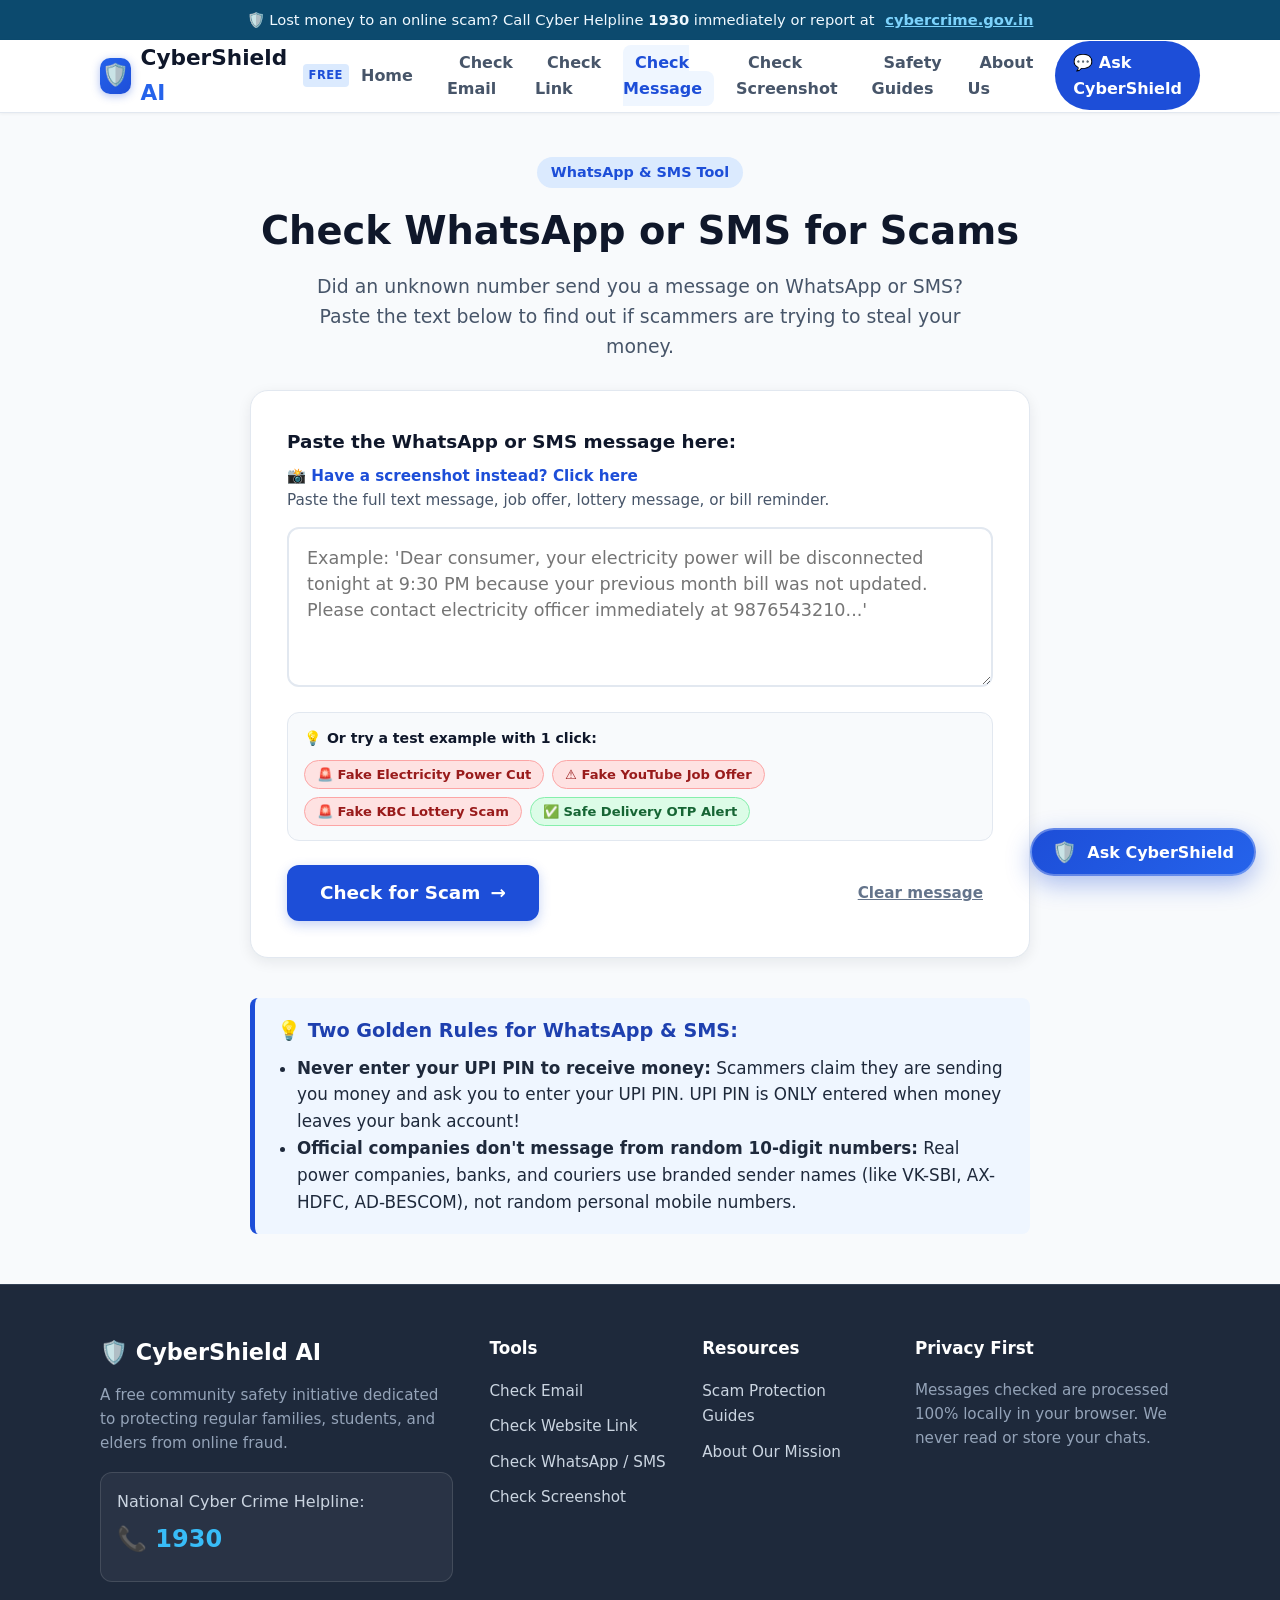
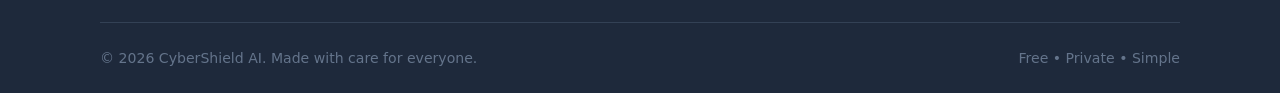
<file: check-message.html>
<!DOCTYPE html>
<html lang="en">
<head>
  <meta charset="UTF-8">
  <meta name="viewport" content="width=device-width, initial-scale=1.0">
  
  <!-- SEO Meta Tags -->
  <title>Check WhatsApp & SMS Message for Scam - CyberShield AI</title>
  <meta name="description" content="Check if a WhatsApp or SMS text message is a scam. Free scanner for electricity bill threats, fake job offers, and lottery messages.">
  <meta name="keywords" content="check message for scam, whatsapp scam checker, sms fraud detector, fake electricity bill message, part time job scam checker">
  
  <link rel="stylesheet" href="css/style.css">
</head>
<body>

  <!-- Helpline Banner -->
  <div class="emergency-banner" role="alert">
    <span>🛡️ Lost money to an online scam? Call Cyber Helpline <strong>1930</strong> immediately or report at <a href="https://cybercrime.gov.in" target="_blank" rel="noopener">cybercrime.gov.in</a></span>
  </div>

  <!-- Header Navigation -->
  <header class="site-header">
    <div class="container nav-container">
      <a href="index.html" class="brand-logo">
        <div class="brand-icon">🛡️</div>
        <span>CyberShield <span style="color:#2563eb;">AI</span></span>
        <span class="brand-badge">Free</span>
      </a>

      <button class="mobile-menu-toggle" id="mobileMenuToggle" aria-label="Toggle navigation menu">
        <svg width="28" height="28" fill="none" stroke="currentColor" stroke-width="2" viewBox="0 0 24 24">
          <path stroke-linecap="round" stroke-linejoin="round" d="M4 6h16M4 12h16M4 18h16"></path>
        </svg>
      </button>

      <nav>
        <ul class="nav-links" id="navLinks">
          <li><a href="index.html">Home</a></li>
          <li><a href="check-email.html">Check Email</a></li>
          <li><a href="check-link.html">Check Link</a></li>
          <li><a href="check-message.html" class="active">Check Message</a></li>
          <li><a href="check-screenshot.html">Check Screenshot</a></li>
          <li><a href="blog.html">Safety Guides</a></li>
          <li><a href="about.html">About Us</a></li>
          <li><a href="javascript:void(0)" class="nav-cta-btn" onclick="document.getElementById('chatbotToggleBtn').click();">💬 Ask CyberShield</a></li>
        </ul>
      </nav>
    </div>
  </header>

  <!-- Main Scanner Content -->
  <main class="container-narrow">
    <section class="scanner-page-header">
      <span class="scanner-badge">WhatsApp & SMS Tool</span>
      <h1 class="scanner-page-title">Check WhatsApp or SMS for Scams</h1>
      <p class="scanner-page-desc">
        Did an unknown number send you a message on WhatsApp or SMS? Paste the text below to find out if scammers are trying to steal your money.
      </p>
    </section>

    <!-- Scanner Box Card -->
    <div class="scanner-card">
      <div style="display: flex; justify-content: space-between; align-items: baseline; flex-wrap: wrap;">
        <label for="scannerInput" class="input-label">Paste the WhatsApp or SMS message here:</label>
        <a href="check-screenshot.html" style="font-size:0.95rem;font-weight:700;">📸 Have a screenshot instead? Click here</a>
      </div>
      <p class="input-helper">Paste the full text message, job offer, lottery message, or bill reminder.</p>

      <!-- Text Box for Messages -->
      <textarea 
        id="scannerInput" 
        class="scanner-textarea" 
        placeholder="Example: 'Dear consumer, your electricity power will be disconnected tonight at 9:30 PM because your previous month bill was not updated. Please contact electricity officer immediately at 9876543210...'"></textarea>

      <!-- Quick 1-Click Samples for Easy Testing -->
      <div class="samples-container">
        <span class="samples-label">💡 Or try a test example with 1 click:</span>
        <div class="sample-pills">
          <button class="sample-pill danger-sample" data-sample="Dear Consumer, Your Electricity power will be disconnected tonight at 9.30 PM from electricity office because your previous month bill was not updated. Please immediately contact with our electricity officer 9876543210. Thank you.">
            🚨 Fake Electricity Power Cut
          </button>
          <button class="sample-pill danger-sample" data-sample="Hello! We have an online part-time job offer. Earn Rs 2000 to Rs 5000 daily from home just by liking YouTube videos and rating hotels on Google. No experience required. Message our Telegram HR now!">
            ⚠️ Fake YouTube Job Offer
          </button>
          <button class="sample-pill danger-sample" data-sample="Congratulations! Your mobile number won 25 Lakh in KBC Kaun Banega Crorepati WhatsApp Lucky Draw! Contact Lottery Manager Rana Pratap Singh on WhatsApp to claim your prize money.">
            🚨 Fake KBC Lottery Scam
          </button>
          <button class="sample-pill safe-sample" data-sample="Your package from Amazon is out for delivery with our delivery associate. Please share OTP 4921 only when the package is handed over at your doorstep.">
            ✅ Safe Delivery OTP Alert
          </button>
        </div>
      </div>

      <!-- Controls: "Check for Scam" Button -->
      <div class="scanner-controls">
        <button id="checkNowBtn" class="btn btn-primary btn-large">
          <span>Check for Scam</span>
          <span>&rarr;</span>
        </button>

        <button id="clearInputBtn" class="clear-btn">Clear message</button>
      </div>

      <!-- Result Container (Populated by JavaScript) -->
      <div id="resultBox" class="result-box" role="region" aria-live="polite"></div>
    </div>

    <!-- Simple Advice Guide Below Scanner -->
    <div class="article-tip-box" style="margin-bottom: 50px;">
      <h3 style="font-size:1.2rem;margin-bottom:8px;color:#1e40af;">💡 Two Golden Rules for WhatsApp & SMS:</h3>
      <ul style="padding-left: 20px; line-height: 1.6;">
        <li><strong>Never enter your UPI PIN to receive money:</strong> Scammers claim they are sending you money and ask you to enter your UPI PIN. UPI PIN is ONLY entered when money leaves your bank account!</li>
        <li><strong>Official companies don't message from random 10-digit numbers:</strong> Real power companies, banks, and couriers use branded sender names (like VK-SBI, AX-HDFC, AD-BESCOM), not random personal mobile numbers.</li>
      </ul>
    </div>
  </main>

  <!-- Floating AI Chatbot Widget (Ask CyberShield) -->
  <div class="chatbot-widget-container">
    <button class="chatbot-toggle-btn" id="chatbotToggleBtn" aria-label="Open CyberShield AI Assistant">
      <span class="chatbot-shield-icon">🛡️</span>
      <span>Ask CyberShield</span>
    </button>

    <div class="chatbot-window" id="chatbotWindow">
      <div class="chat-header">
        <div class="chat-header-info">
          <div class="chat-avatar">🛡️</div>
          <div>
            <div class="chat-header-title">CyberShield AI</div>
            <div class="chat-header-subtitle">Your Personal Safety Guide • Demo Mode</div>
          </div>
        </div>
        <div class="chat-header-actions">
          <button class="chat-action-icon-btn" id="chatbotResetBtn" title="Reset chat conversation">🔄</button>
          <button class="chat-action-icon-btn" id="chatbotCloseBtn" title="Close chat">&times;</button>
        </div>
      </div>

      <div class="chat-messages" id="chatMessages">
        <div class="message bot">
          👋 Hi! I’m <strong>CyberShield</strong>, your online safety assistant. Received a suspicious message? Need help with a link or payment request? Tell me what happened, and I’ll help you understand the warning signs.
        </div>
      </div>

      <div class="chat-suggestions">
        <button class="chat-chip">Is this message a scam?</button>
        <button class="chat-chip">I clicked a suspicious link. What now?</button>
        <button class="chat-chip">Someone is asking for my OTP.</button>
        <button class="chat-chip">I paid a fake job registration fee.</button>
        <button class="chat-chip">How can I report online fraud?</button>
        <button class="chat-chip">Explain this screenshot.</button>
      </div>

      <div class="chat-input-area">
        <input type="text" class="chat-input" id="chatInput" placeholder="Ask CyberShield anything..." aria-label="Ask CyberShield anything" />
        <button class="chat-send-btn" id="chatSendBtn" aria-label="Send message">
          <svg width="18" height="18" fill="none" stroke="currentColor" stroke-width="2" viewBox="0 0 24 24">
            <path stroke-linecap="round" stroke-linejoin="round" d="M5 12h14M12 5l7 7-7 7"></path>
          </svg>
        </button>
      </div>
    </div>
  </div>

  <!-- Footer -->
  <footer class="site-footer">
    <div class="container">
      <div class="footer-grid">
        <div>
          <div class="footer-brand-title">🛡️ CyberShield AI</div>
          <p class="footer-desc">
            A free community safety initiative dedicated to protecting regular families, students, and elders from online fraud.
          </p>
          <div class="helpline-box">
            <div>National Cyber Crime Helpline:</div>
            <div class="helpline-number">📞 1930</div>
          </div>
        </div>
        <div>
          <div class="footer-heading">Tools</div>
          <ul class="footer-links">
            <li><a href="check-email.html">Check Email</a></li>
            <li><a href="check-link.html">Check Website Link</a></li>
            <li><a href="check-message.html">Check WhatsApp / SMS</a></li>
            <li><a href="check-screenshot.html">Check Screenshot</a></li>
          </ul>
        </div>
        <div>
          <div class="footer-heading">Resources</div>
          <ul class="footer-links">
            <li><a href="blog.html">Scam Protection Guides</a></li>
            <li><a href="about.html">About Our Mission</a></li>
          </ul>
        </div>
        <div>
          <div class="footer-heading">Privacy First</div>
          <p class="footer-desc">Messages checked are processed 100% locally in your browser. We never read or store your chats.</p>
        </div>
      </div>
      <div class="footer-bottom">
        <div>&copy; 2026 CyberShield AI. Made with care for everyone.</div>
        <div>Free • Private • Simple</div>
      </div>
    </div>
  </footer>

  <!-- Scripts -->
  <script src="js/scanner.js"></script>
  <script src="js/main.js"></script>
  <script src="js/chatbot.js"></script>
  <script>
    // Wire up Message Scanner Button
    document.getElementById('checkNowBtn').addEventListener('click', function() {
      const input = document.getElementById('scannerInput').value;
      const resultBox = document.getElementById('resultBox');
      
      // Analyze message
      const analysis = analyzeMessage(input);
      
      // Render result
      renderScanResult(resultBox, analysis);
    });
  </script>
</body>
</html>
</file>
<file: css/style.css>
/* ==========================================================================
   CyberShield AI - Main Stylesheet
   Design Goal: Clean, trustworthy, blue & white palette with large, readable text.
   Built with pure CSS - mobile-first and fully responsive.
   ========================================================================== */

/* --- 1. CSS VARIABLES (Colors, Spacing, Typography) --- */
:root {
  /* Brand Trust Blues */
  --primary: #1d4ed8;          /* Vibrant royal blue for primary buttons & highlights */
  --primary-hover: #1e40af;    /* Darker blue on hover */
  --primary-light: #eff6ff;    /* Soft icy blue for cards & banners */
  --primary-border: #bfdbfe;   /* Light blue border */
  --navy-dark: #0f172a;        /* High-contrast deep navy for main headings */
  --navy-card: #1e293b;        /* Deep navy for footer & contrast cards */

  /* Neutral Shades */
  --text-main: #1e293b;        /* Dark slate for crystal-clear readability */
  --text-muted: #475569;       /* Medium slate for secondary explanations */
  --bg-page: #f8fafc;          /* Gentle off-white background (easy on the eyes) */
  --bg-white: #ffffff;         /* Pure white container cards */
  --border-subtle: #e2e8f0;    /* Soft grey border for clean dividers */

  /* Status Colors (Clear visual signals for regular users) */
  --danger-bg: #fef2f2;        /* Light red background */
  --danger-border: #f87171;    /* Red border */
  --danger-text: #991b1b;      /* Bold dark red text */
  --danger-badge: #dc2626;     /* Bright red pill */

  --warning-bg: #fffbeb;       /* Light orange/yellow background */
  --warning-border: #fcd34d;   /* Yellow/orange border */
  --warning-text: #92400e;     /* Dark amber text */
  --warning-badge: #d97706;    /* Amber badge */

  --safe-bg: #f0fdf4;          /* Light green background */
  --safe-border: #86efac;      /* Green border */
  --safe-text: #166534;        /* Dark green text */
  --safe-badge: #16a34a;       /* Fresh green badge */

  /* Typography & Layout */
  --font-family: system-ui, -apple-system, BlinkMacSystemFont, 'Segoe UI', Roboto, Helvetica, Arial, sans-serif;
  --radius-sm: 8px;
  --radius-md: 12px;
  --radius-lg: 18px;
  --shadow-sm: 0 1px 3px rgba(0, 0, 0, 0.05);
  --shadow-md: 0 4px 14px rgba(15, 23, 42, 0.08);
  --shadow-lg: 0 10px 25px rgba(15, 23, 42, 0.12);
  --transition: all 0.2s ease-in-out;
}

/* --- 2. GLOBAL RESET & BASE STYLES --- */
* {
  margin: 0;
  padding: 0;
  box-sizing: border-box;
}

html {
  scroll-behavior: smooth;
  font-size: 16px;
}

body {
  font-family: var(--font-family);
  background-color: var(--bg-page);
  color: var(--text-main);
  line-height: 1.6;
  -webkit-font-smoothing: antialiased;
  min-height: 100vh;
  display: flex;
  flex-direction: column;
}

img, svg {
  max-width: 100%;
  display: block;
}

a {
  color: var(--primary);
  text-decoration: none;
  transition: var(--transition);
}

a:hover {
  text-decoration: underline;
}

button {
  font-family: inherit;
  cursor: pointer;
  border: none;
  background: none;
}

/* Container Wrapper */
.container {
  width: 100%;
  max-width: 1120px;
  margin: 0 auto;
  padding: 0 20px;
}

.container-narrow {
  width: 100%;
  max-width: 820px;
  margin: 0 auto;
  padding: 0 20px;
}

/* --- 3. TOP HELPLINE NOTIFICATION BAR --- */
.emergency-banner {
  background-color: #0c4a6e;
  color: #f0f9ff;
  font-size: 0.92rem;
  padding: 8px 16px;
  text-align: center;
  font-weight: 500;
}

.emergency-banner a {
  color: #7dd3fc;
  font-weight: 700;
  text-decoration: underline;
  margin-left: 6px;
}

/* --- 4. NAVIGATION BAR --- */
.site-header {
  background-color: var(--bg-white);
  border-bottom: 1px solid var(--border-subtle);
  position: sticky;
  top: 0;
  z-index: 100;
  box-shadow: var(--shadow-sm);
}

.nav-container {
  display: flex;
  align-items: center;
  justify-content: space-between;
  height: 72px;
}

/* Logo */
.brand-logo {
  display: flex;
  align-items: center;
  gap: 10px;
  text-decoration: none;
  font-weight: 800;
  font-size: 1.35rem;
  color: var(--navy-dark);
}

.brand-icon {
  width: 36px;
  height: 36px;
  background: linear-gradient(135deg, #2563eb, #1d4ed8);
  color: white;
  border-radius: 10px;
  display: flex;
  align-items: center;
  justify-content: center;
  box-shadow: 0 2px 8px rgba(29, 78, 216, 0.35);
}

.brand-badge {
  background-color: #dbeafe;
  color: var(--primary);
  font-size: 0.72rem;
  font-weight: 700;
  padding: 2px 6px;
  border-radius: 4px;
  text-transform: uppercase;
  letter-spacing: 0.5px;
}

/* Desktop Navigation Links */
.nav-links {
  display: flex;
  align-items: center;
  gap: 22px;
  list-style: none;
}

.nav-links a {
  font-size: 1rem;
  font-weight: 600;
  color: var(--text-muted);
  text-decoration: none;
  padding: 8px 12px;
  border-radius: var(--radius-sm);
  transition: var(--transition);
}

.nav-links a:hover,
.nav-links a.active {
  color: var(--primary);
  background-color: var(--primary-light);
}

/* Navigation CTA button */
.nav-cta-btn {
  background-color: var(--primary);
  color: white !important;
  padding: 9px 18px !important;
  border-radius: 50px !important;
  display: inline-flex;
  align-items: center;
  gap: 6px;
}

.nav-cta-btn:hover {
  background-color: var(--primary-hover) !important;
  transform: translateY(-1px);
}

/* Mobile Hamburger Menu Button */
.mobile-menu-toggle {
  display: none;
  background: none;
  border: none;
  padding: 8px;
  cursor: pointer;
  color: var(--navy-dark);
}

/* --- 5. BUTTONS & UI CONTROLS --- */
.btn {
  display: inline-flex;
  align-items: center;
  justify-content: center;
  gap: 10px;
  font-size: 1.05rem;
  font-weight: 600;
  padding: 13px 26px;
  border-radius: var(--radius-md);
  text-decoration: none;
  transition: var(--transition);
  cursor: pointer;
  border: 1px solid transparent;
  line-height: 1.2;
}

.btn-primary {
  background-color: var(--primary);
  color: #ffffff;
  box-shadow: 0 4px 12px rgba(29, 78, 216, 0.25);
}

.btn-primary:hover {
  background-color: var(--primary-hover);
  text-decoration: none;
  box-shadow: 0 6px 16px rgba(29, 78, 216, 0.35);
  transform: translateY(-1px);
}

.btn-secondary {
  background-color: #ffffff;
  color: var(--primary);
  border: 2px solid var(--primary);
}

.btn-secondary:hover {
  background-color: var(--primary-light);
  text-decoration: none;
}

.btn-large {
  padding: 16px 32px;
  font-size: 1.15rem;
  border-radius: var(--radius-md);
  font-weight: 700;
}

.btn-outline-danger {
  color: var(--danger-text);
  border: 1px solid var(--danger-border);
  background-color: #ffffff;
}

.btn-outline-danger:hover {
  background-color: var(--danger-bg);
}

/* --- 6. HERO SECTION --- */
.hero-section {
  background: linear-gradient(180deg, #eff6ff 0%, #ffffff 100%);
  padding: 60px 0 50px 0;
  text-align: center;
  border-bottom: 1px solid var(--border-subtle);
}

.hero-pill {
  display: inline-flex;
  align-items: center;
  gap: 8px;
  background-color: #dbeafe;
  color: #1e40af;
  font-size: 0.9rem;
  font-weight: 700;
  padding: 6px 14px;
  border-radius: 50px;
  margin-bottom: 20px;
}

.hero-title {
  font-size: 2.75rem;
  font-weight: 800;
  color: var(--navy-dark);
  line-height: 1.2;
  margin-bottom: 18px;
  letter-spacing: -0.5px;
}

.hero-subtitle {
  font-size: 1.25rem;
  color: var(--text-muted);
  max-width: 680px;
  margin: 0 auto 36px auto;
  font-weight: 400;
}

/* 3 Quick Action Buttons on Home Page */
.hero-actions-grid {
  display: grid;
  grid-template-columns: repeat(3, 1fr);
  gap: 18px;
  max-width: 900px;
  margin: 0 auto 24px auto;
}

.tool-action-card {
  background-color: var(--bg-white);
  border: 2px solid var(--border-subtle);
  border-radius: var(--radius-lg);
  padding: 24px 20px;
  text-align: center;
  display: flex;
  flex-direction: column;
  align-items: center;
  text-decoration: none;
  box-shadow: var(--shadow-sm);
  transition: var(--transition);
}

.tool-action-card:hover {
  border-color: var(--primary);
  transform: translateY(-4px);
  box-shadow: var(--shadow-md);
  text-decoration: none;
}

.tool-action-card.featured {
  border-color: var(--primary);
  background: linear-gradient(180deg, #ffffff 0%, #f0f7ff 100%);
}

.action-card-icon {
  width: 58px;
  height: 58px;
  border-radius: 14px;
  background-color: var(--primary-light);
  color: var(--primary);
  display: flex;
  align-items: center;
  justify-content: center;
  margin-bottom: 14px;
}

.tool-action-card:hover .action-card-icon {
  background-color: var(--primary);
  color: #ffffff;
}

.action-card-title {
  font-size: 1.25rem;
  font-weight: 700;
  color: var(--navy-dark);
  margin-bottom: 6px;
}

.action-card-desc {
  font-size: 0.95rem;
  color: var(--text-muted);
  line-height: 1.4;
  margin-bottom: 14px;
}

.action-card-btn-text {
  font-size: 0.95rem;
  font-weight: 700;
  color: var(--primary);
  display: inline-flex;
  align-items: center;
  gap: 6px;
  margin-top: auto;
}

.hero-guarantee {
  font-size: 0.95rem;
  color: #64748b;
  display: flex;
  align-items: center;
  justify-content: center;
  gap: 16px;
  margin-top: 20px;
  flex-wrap: wrap;
}

.guarantee-item {
  display: inline-flex;
  align-items: center;
  gap: 6px;
}

/* --- 7. HOW IT WORKS (3 SIMPLE STEPS) --- */
.section {
  padding: 64px 0;
}

.section-bg-light {
  background-color: #f1f5f9;
}

.section-heading {
  text-align: center;
  max-width: 680px;
  margin: 0 auto 48px auto;
}

.section-title {
  font-size: 2.15rem;
  font-weight: 800;
  color: var(--navy-dark);
  margin-bottom: 12px;
}

.section-subtitle {
  font-size: 1.15rem;
  color: var(--text-muted);
}

.steps-grid {
  display: grid;
  grid-template-columns: repeat(3, 1fr);
  gap: 28px;
}

.step-card {
  background: var(--bg-white);
  padding: 32px 24px;
  border-radius: var(--radius-lg);
  border: 1px solid var(--border-subtle);
  box-shadow: var(--shadow-sm);
  position: relative;
  text-align: center;
}

.step-number {
  width: 44px;
  height: 44px;
  background-color: var(--primary);
  color: white;
  font-size: 1.25rem;
  font-weight: 800;
  border-radius: 50%;
  display: flex;
  align-items: center;
  justify-content: center;
  margin: 0 auto 18px auto;
  box-shadow: 0 4px 10px rgba(29, 78, 216, 0.3);
}

.step-title {
  font-size: 1.25rem;
  font-weight: 700;
  color: var(--navy-dark);
  margin-bottom: 10px;
}

.step-desc {
  font-size: 1rem;
  color: var(--text-muted);
  line-height: 1.5;
}

/* --- 8. REAL-LIFE TESTIMONIALS --- */
.testimonials-grid {
  display: grid;
  grid-template-columns: repeat(3, 1fr);
  gap: 24px;
}

.testimonial-card {
  background-color: var(--bg-white);
  border: 1px solid var(--border-subtle);
  border-radius: var(--radius-lg);
  padding: 28px 24px;
  box-shadow: var(--shadow-sm);
  display: flex;
  flex-direction: column;
  justify-content: space-between;
}

.testimonial-stars {
  color: #f59e0b;
  font-size: 1.2rem;
  margin-bottom: 12px;
}

.testimonial-quote {
  font-size: 1.05rem;
  font-weight: 500;
  color: var(--navy-dark);
  line-height: 1.55;
  margin-bottom: 20px;
  font-style: italic;
}

.testimonial-author {
  display: flex;
  align-items: center;
  gap: 12px;
  border-top: 1px solid var(--border-subtle);
  padding-top: 14px;
}

.author-avatar {
  width: 44px;
  height: 44px;
  border-radius: 50%;
  background-color: var(--primary-light);
  color: var(--primary);
  font-weight: 700;
  font-size: 1.1rem;
  display: flex;
  align-items: center;
  justify-content: center;
}

.author-name {
  font-size: 1rem;
  font-weight: 700;
  color: var(--navy-dark);
}

.author-role {
  font-size: 0.85rem;
  color: var(--text-muted);
}

/* --- 9. FAQ ACCORDION SECTION (FOR GOOGLE & USER CLARITY) --- */
.faq-list {
  max-width: 820px;
  margin: 0 auto;
  display: flex;
  flex-direction: column;
  gap: 14px;
}

.faq-item {
  background-color: var(--bg-white);
  border: 1px solid var(--border-subtle);
  border-radius: var(--radius-md);
  overflow: hidden;
  transition: var(--transition);
}

.faq-item:hover {
  border-color: var(--primary-border);
}

.faq-question {
  width: 100%;
  padding: 20px 24px;
  text-align: left;
  display: flex;
  align-items: center;
  justify-content: space-between;
  font-size: 1.12rem;
  font-weight: 700;
  color: var(--navy-dark);
  cursor: pointer;
  background: none;
}

.faq-icon {
  font-size: 1.4rem;
  color: var(--primary);
  font-weight: 400;
  transition: transform 0.25s ease;
}

.faq-item.active .faq-icon {
  transform: rotate(45deg);
}

.faq-answer {
  max-height: 0;
  overflow: hidden;
  transition: max-height 0.3s ease-out;
  padding: 0 24px;
  color: var(--text-muted);
  font-size: 1.02rem;
  line-height: 1.6;
}

.faq-item.active .faq-answer {
  max-height: 300px;
  padding-bottom: 20px;
}

/* --- 10. SCANNER TOOL INTERFACE (FOR EMAIL, LINK & MESSAGE PAGES) --- */
.scanner-page-header {
  padding: 44px 0 28px 0;
  text-align: center;
}

.scanner-badge {
  display: inline-block;
  background-color: #dbeafe;
  color: var(--primary);
  font-weight: 700;
  font-size: 0.9rem;
  padding: 4px 14px;
  border-radius: 50px;
  margin-bottom: 12px;
}

.scanner-page-title {
  font-size: 2.4rem;
  font-weight: 800;
  color: var(--navy-dark);
  margin-bottom: 10px;
}

.scanner-page-desc {
  font-size: 1.18rem;
  color: var(--text-muted);
  max-width: 650px;
  margin: 0 auto;
}

/* Scanner Main Card */
.scanner-card {
  background-color: var(--bg-white);
  border: 1px solid var(--border-subtle);
  border-radius: var(--radius-lg);
  padding: 36px;
  box-shadow: var(--shadow-md);
  margin-bottom: 40px;
}

.input-label {
  display: block;
  font-size: 1.15rem;
  font-weight: 700;
  color: var(--navy-dark);
  margin-bottom: 8px;
}

.input-helper {
  font-size: 0.95rem;
  color: var(--text-muted);
  margin-bottom: 14px;
}

/* Big Input Box */
.scanner-textarea {
  width: 100%;
  min-height: 160px;
  padding: 16px 18px;
  font-size: 1.1rem;
  font-family: inherit;
  border: 2px solid var(--border-subtle);
  border-radius: var(--radius-md);
  outline: none;
  resize: vertical;
  line-height: 1.5;
  transition: var(--transition);
  background-color: #ffffff;
  color: var(--text-main);
}

.scanner-textarea:focus {
  border-color: var(--primary);
  box-shadow: 0 0 0 4px rgba(37, 99, 235, 0.15);
}

.scanner-input-text {
  width: 100%;
  padding: 16px 18px;
  font-size: 1.15rem;
  font-family: inherit;
  border: 2px solid var(--border-subtle);
  border-radius: var(--radius-md);
  outline: none;
  transition: var(--transition);
  background-color: #ffffff;
  color: var(--text-main);
}

.scanner-input-text:focus {
  border-color: var(--primary);
  box-shadow: 0 0 0 4px rgba(37, 99, 235, 0.15);
}

/* One-Click Quick Sample Buttons */
.samples-container {
  margin-top: 14px;
  margin-bottom: 24px;
}

.samples-label {
  font-size: 0.92rem;
  font-weight: 600;
  color: var(--text-muted);
  margin-bottom: 8px;
  display: block;
}

.sample-pills {
  display: flex;
  flex-wrap: wrap;
  gap: 8px;
}

.sample-pill {
  background-color: var(--primary-light);
  color: var(--primary);
  border: 1px solid var(--primary-border);
  padding: 6px 12px;
  border-radius: 50px;
  font-size: 0.88rem;
  font-weight: 600;
  cursor: pointer;
  transition: var(--transition);
}

.sample-pill:hover {
  background-color: #dbeafe;
  color: var(--primary-hover);
}

.sample-pill.danger-sample {
  background-color: #fff1f2;
  color: #be123c;
  border-color: #fecdd3;
}

.sample-pill.safe-sample {
  background-color: #f0fdf4;
  color: #15803d;
  border-color: #bbf7d0;
}

/* Actions Bar under Input */
.scanner-controls {
  display: flex;
  align-items: center;
  justify-content: space-between;
  gap: 16px;
  flex-wrap: wrap;
}

.clear-btn {
  font-size: 0.95rem;
  color: #64748b;
  font-weight: 600;
  text-decoration: underline;
  padding: 6px 10px;
}

.clear-btn:hover {
  color: var(--navy-dark);
}

/* --- 11. SCAN RESULT BOX (SAFE / DANGEROUS / SUSPICIOUS) --- */
.result-box {
  margin-top: 30px;
  border-radius: var(--radius-lg);
  padding: 28px;
  display: none; /* hidden until scan clicked */
  animation: fadeIn 0.3s ease-in-out;
}

@keyframes fadeIn {
  from { opacity: 0; transform: translateY(6px); }
  to { opacity: 1; transform: translateY(0); }
}

/* Danger / Scam State */
.result-box.danger {
  display: block;
  background-color: var(--danger-bg);
  border: 2px solid var(--danger-border);
}

/* Safe State */
.result-box.safe {
  display: block;
  background-color: var(--safe-bg);
  border: 2px solid var(--safe-border);
}

/* Caution / Suspicious State */
.result-box.warning {
  display: block;
  background-color: var(--warning-bg);
  border: 2px solid var(--warning-border);
}

.result-header {
  display: flex;
  align-items: center;
  gap: 14px;
  margin-bottom: 16px;
}

.result-icon-badge {
  width: 52px;
  height: 52px;
  border-radius: 50%;
  display: flex;
  align-items: center;
  justify-content: center;
  font-size: 1.8rem;
}

.result-box.danger .result-icon-badge {
  background-color: var(--danger-badge);
  color: white;
}

.result-box.safe .result-icon-badge {
  background-color: var(--safe-badge);
  color: white;
}

.result-box.warning .result-icon-badge {
  background-color: var(--warning-badge);
  color: white;
}

.result-verdict-title {
  font-size: 1.65rem;
  font-weight: 800;
}

.result-box.danger .result-verdict-title {
  color: var(--danger-text);
}

.result-box.safe .result-verdict-title {
  color: var(--safe-text);
}

.result-box.warning .result-verdict-title {
  color: var(--warning-text);
}

.result-verdict-subtitle {
  font-size: 1.05rem;
  color: #334155;
  font-weight: 500;
}

/* Simple Advice Callout Box */
.simple-advice-card {
  background-color: #ffffff;
  border-radius: var(--radius-md);
  padding: 20px;
  margin-top: 18px;
  box-shadow: var(--shadow-sm);
  border-left: 6px solid #cbd5e1;
}

.result-box.danger .simple-advice-card {
  border-left-color: var(--danger-badge);
}

.result-box.safe .simple-advice-card {
  border-left-color: var(--safe-badge);
}

.result-box.warning .simple-advice-card {
  border-left-color: var(--warning-badge);
}

.advice-title {
  font-size: 1.25rem;
  font-weight: 800;
  margin-bottom: 8px;
  display: flex;
  align-items: center;
  gap: 8px;
}

.result-box.danger .advice-title {
  color: var(--danger-text);
}

.result-box.safe .advice-title {
  color: var(--safe-text);
}

.result-box.warning .advice-title {
  color: var(--warning-text);
}

.advice-action-steps {
  list-style: none;
  margin-top: 12px;
  display: flex;
  flex-direction: column;
  gap: 10px;
}

.advice-action-steps li {
  font-size: 1.05rem;
  font-weight: 600;
  display: flex;
  align-items: flex-start;
  gap: 10px;
}

.advice-action-steps li span.badge-num {
  background-color: #0f172a;
  color: white;
  width: 22px;
  height: 22px;
  border-radius: 50%;
  font-size: 0.8rem;
  display: flex;
  align-items: center;
  justify-content: center;
  flex-shrink: 0;
  margin-top: 3px;
}

/* Detected Flags Breakdown */
.detected-reasons {
  margin-top: 20px;
  padding-top: 18px;
  border-top: 1px dashed rgba(0,0,0,0.15);
}

.detected-reasons-title {
  font-size: 1rem;
  font-weight: 700;
  margin-bottom: 8px;
  color: var(--navy-dark);
}

.detected-list {
  padding-left: 20px;
  color: #334155;
  font-size: 0.98rem;
}

.detected-list li {
  margin-bottom: 6px;
}

/* Loading Spinner */
.spinner {
  display: inline-block;
  width: 20px;
  height: 20px;
  border: 3px solid rgba(255,255,255,0.3);
  border-radius: 50%;
  border-top-color: #ffffff;
  animation: spin 0.7s linear infinite;
  margin-right: 8px;
}

@keyframes spin {
  to { transform: rotate(360deg); }
}

/* --- 12. SCREENSHOT UPLOADER STYLES --- */
.upload-dropzone {
  border: 2px dashed #93c5fd;
  border-radius: var(--radius-lg);
  background-color: #f8fafc;
  padding: 36px 20px;
  text-align: center;
  cursor: pointer;
  transition: var(--transition);
  position: relative;
}

.upload-dropzone:hover,
.upload-dropzone.drag-over {
  border-color: var(--primary);
  background-color: #eff6ff;
}

.upload-dropzone input[type="file"] {
  position: absolute;
  top: 0;
  left: 0;
  width: 100%;
  height: 100%;
  opacity: 0;
  cursor: pointer;
}

.dropzone-icon {
  font-size: 3rem;
  margin-bottom: 12px;
}

.dropzone-title {
  font-size: 1.25rem;
  font-weight: 700;
  color: var(--navy-dark);
  margin-bottom: 6px;
}

.dropzone-desc {
  font-size: 0.95rem;
  color: var(--text-muted);
}

.dropzone-desc strong {
  color: var(--primary);
}

.screenshot-preview-container {
  display: none;
  margin-top: 20px;
  background-color: #ffffff;
  border: 1px solid var(--border-subtle);
  border-radius: var(--radius-md);
  padding: 16px;
  align-items: center;
  gap: 16px;
}

.screenshot-preview-img {
  max-width: 140px;
  max-height: 140px;
  object-fit: contain;
  border-radius: var(--radius-sm);
  border: 1px solid var(--border-subtle);
}

.preview-details {
  flex-grow: 1;
}

.preview-filename {
  font-weight: 700;
  color: var(--navy-dark);
  font-size: 1.05rem;
}

.preview-filesize {
  font-size: 0.88rem;
  color: var(--text-muted);
}

.remove-screenshot-btn {
  color: var(--danger-text);
  font-size: 0.9rem;
  font-weight: 600;
  background: none;
  border: 1px solid var(--danger-border);
  padding: 6px 12px;
  border-radius: var(--radius-sm);
  cursor: pointer;
}

.remove-screenshot-btn:hover {
  background-color: var(--danger-bg);
}

/* --- 13. FLOATING AI SAFETY CHATBOT WIDGET --- */
.chatbot-widget-container {
  position: fixed;
  bottom: 24px;
  right: 24px;
  z-index: 1000;
  font-family: var(--font-family);
}

/* Floating Launch Button */
.chatbot-toggle-btn {
  display: flex;
  align-items: center;
  gap: 10px;
  background: linear-gradient(135deg, #1d4ed8, #2563eb);
  color: #ffffff;
  border: none;
  border-radius: 50px;
  padding: 12px 22px;
  font-size: 1.02rem;
  font-weight: 700;
  box-shadow: 0 6px 20px rgba(29, 78, 216, 0.4);
  cursor: pointer;
  transition: transform 0.2s ease, box-shadow 0.2s ease;
}

.chatbot-toggle-btn:hover {
  transform: translateY(-2px) scale(1.02);
  box-shadow: 0 8px 24px rgba(29, 78, 216, 0.5);
}

.chatbot-pulse-dot {
  width: 10px;
  height: 10px;
  background-color: #4ade80;
  border-radius: 50%;
  box-shadow: 0 0 0 2px rgba(255, 255, 255, 0.8);
  animation: pulse 1.8s infinite;
}

@keyframes pulse {
  0% { transform: scale(0.95); box-shadow: 0 0 0 0 rgba(74, 222, 128, 0.7); }
  70% { transform: scale(1.1); box-shadow: 0 0 0 8px rgba(74, 222, 128, 0); }
  100% { transform: scale(0.95); box-shadow: 0 0 0 0 rgba(74, 222, 128, 0); }
}

/* Chat Popup Window */
.chatbot-window {
  display: none;
  flex-direction: column;
  position: absolute;
  bottom: 64px;
  right: 0;
  width: 380px;
  height: 540px;
  max-width: calc(100vw - 32px);
  max-height: calc(100vh - 100px);
  background-color: #ffffff;
  border-radius: var(--radius-lg);
  box-shadow: 0 12px 36px rgba(15, 23, 42, 0.25);
  border: 1px solid var(--border-subtle);
  overflow: hidden;
  animation: chatSlideUp 0.25s ease-out;
}

.chatbot-window.open {
  display: flex;
}

@keyframes chatSlideUp {
  from { opacity: 0; transform: translateY(16px); }
  to { opacity: 1; transform: translateY(0); }
}

/* Chat Header */
.chat-header {
  background: linear-gradient(135deg, #1e40af, #1d4ed8);
  color: #ffffff;
  padding: 16px 18px;
  display: flex;
  align-items: center;
  justify-content: space-between;
}

.chat-header-info {
  display: flex;
  align-items: center;
  gap: 10px;
}

.chat-avatar {
  width: 36px;
  height: 36px;
  border-radius: 50%;
  background-color: rgba(255, 255, 255, 0.2);
  display: flex;
  align-items: center;
  justify-content: center;
  font-size: 1.25rem;
}

.chat-header-title {
  font-size: 1.05rem;
  font-weight: 700;
  line-height: 1.2;
}

.chat-header-subtitle {
  font-size: 0.78rem;
  color: #bfdbfe;
}

.chat-close-btn {
  color: #ffffff;
  background: none;
  border: none;
  font-size: 1.4rem;
  cursor: pointer;
  padding: 4px;
  line-height: 1;
}

/* Chat Messages Container */
.chat-messages {
  flex-grow: 1;
  padding: 16px;
  overflow-y: auto;
  display: flex;
  flex-direction: column;
  gap: 12px;
  background-color: #f8fafc;
}

.message {
  max-width: 85%;
  padding: 11px 15px;
  border-radius: 14px;
  font-size: 0.95rem;
  line-height: 1.45;
  word-break: break-word;
}

.message.bot {
  align-self: flex-start;
  background-color: #ffffff;
  color: var(--navy-dark);
  border: 1px solid var(--border-subtle);
  border-bottom-left-radius: 4px;
  box-shadow: var(--shadow-sm);
}

.message.user {
  align-self: flex-end;
  background-color: var(--primary);
  color: #ffffff;
  border-bottom-right-radius: 4px;
}

/* Quick Question Suggestions */
.chat-suggestions {
  padding: 8px 12px;
  background-color: #ffffff;
  border-top: 1px solid var(--border-subtle);
  display: flex;
  gap: 6px;
  overflow-x: auto;
  white-space: nowrap;
}

.chat-chip {
  background-color: #eff6ff;
  border: 1px solid #bfdbfe;
  color: #1d4ed8;
  font-size: 0.78rem;
  font-weight: 600;
  padding: 5px 10px;
  border-radius: 50px;
  cursor: pointer;
  transition: var(--transition);
  flex-shrink: 0;
}

.chat-chip:hover {
  background-color: #dbeafe;
}

/* Chat Input Bar */
.chat-input-area {
  display: flex;
  align-items: center;
  padding: 10px 14px;
  background-color: #ffffff;
  border-top: 1px solid var(--border-subtle);
  gap: 8px;
}

.chat-input {
  flex-grow: 1;
  padding: 10px 14px;
  font-size: 0.95rem;
  font-family: inherit;
  border: 1px solid var(--border-subtle);
  border-radius: 20px;
  outline: none;
}

.chat-input:focus {
  border-color: var(--primary);
}

.chat-send-btn {
  background-color: var(--primary);
  color: #ffffff;
  border: none;
  width: 38px;
  height: 38px;
  border-radius: 50%;
  display: flex;
  align-items: center;
  justify-content: center;
  cursor: pointer;
  transition: var(--transition);
  flex-shrink: 0;
}

.chat-send-btn:hover {
  background-color: var(--primary-hover);
}

/* --- 14. BLOG & ARTICLES PAGE --- */
.blog-grid {
  display: grid;
  grid-template-columns: repeat(3, 1fr);
  gap: 28px;
  margin-top: 32px;
}

.article-card {
  background-color: var(--bg-white);
  border: 1px solid var(--border-subtle);
  border-radius: var(--radius-lg);
  overflow: hidden;
  box-shadow: var(--shadow-sm);
  display: flex;
  flex-direction: column;
  transition: var(--transition);
}

.article-card:hover {
  transform: translateY(-4px);
  box-shadow: var(--shadow-md);
  border-color: var(--primary-border);
}

.article-image-box {
  height: 180px;
  background-color: #dbeafe;
  display: flex;
  align-items: center;
  justify-content: center;
  color: var(--primary);
  font-size: 3.5rem;
}

.article-content {
  padding: 24px;
  flex-grow: 1;
  display: flex;
  flex-direction: column;
}

.article-tag {
  align-self: flex-start;
  background-color: var(--primary-light);
  color: var(--primary);
  font-size: 0.8rem;
  font-weight: 700;
  padding: 3px 10px;
  border-radius: 50px;
  margin-bottom: 12px;
  text-transform: uppercase;
  letter-spacing: 0.5px;
}

.article-title {
  font-size: 1.3rem;
  font-weight: 800;
  color: var(--navy-dark);
  margin-bottom: 10px;
  line-height: 1.35;
}

.article-excerpt {
  font-size: 1rem;
  color: var(--text-muted);
  line-height: 1.5;
  margin-bottom: 20px;
}

.read-more-link {
  margin-top: auto;
  font-size: 1rem;
  font-weight: 700;
  color: var(--primary);
  display: inline-flex;
  align-items: center;
  gap: 6px;
}

/* Detailed Article Reading View */
.article-full-card {
  background-color: var(--bg-white);
  border: 1px solid var(--border-subtle);
  border-radius: var(--radius-lg);
  padding: 36px;
  margin-bottom: 40px;
  box-shadow: var(--shadow-sm);
}

.article-full-card h2 {
  font-size: 1.7rem;
  color: var(--navy-dark);
  margin-bottom: 14px;
}

.article-full-card h3 {
  font-size: 1.3rem;
  color: var(--navy-dark);
  margin: 24px 0 10px 0;
}

.article-full-card p {
  font-size: 1.1rem;
  color: var(--text-main);
  line-height: 1.7;
  margin-bottom: 16px;
}

.article-tip-box {
  background-color: var(--primary-light);
  border-left: 5px solid var(--primary);
  padding: 18px 22px;
  border-radius: var(--radius-sm);
  margin: 20px 0;
  font-size: 1.05rem;
}

.article-full-card ol,
.article-full-card ul {
  padding-left: 24px;
  margin-bottom: 20px;
}

.article-full-card li {
  font-size: 1.05rem;
  line-height: 1.6;
  margin-bottom: 10px;
}

/* --- 15. ABOUT PAGE STYLES --- */
.about-hero {
  background-color: #ffffff;
  padding: 50px 0;
  border-bottom: 1px solid var(--border-subtle);
  text-align: center;
}

.about-story-card {
  background-color: var(--bg-white);
  border: 1px solid var(--border-subtle);
  border-radius: var(--radius-lg);
  padding: 40px;
  box-shadow: var(--shadow-sm);
  margin-bottom: 32px;
}

.about-story-card p {
  font-size: 1.15rem;
  line-height: 1.7;
  color: var(--text-main);
  margin-bottom: 18px;
}

.values-grid {
  display: grid;
  grid-template-columns: repeat(3, 1fr);
  gap: 24px;
  margin-top: 36px;
}

.value-card {
  background-color: #f8fafc;
  border: 1px solid var(--border-subtle);
  padding: 24px;
  border-radius: var(--radius-md);
  text-align: center;
}

.value-icon {
  font-size: 2.2rem;
  margin-bottom: 12px;
}

.value-title {
  font-size: 1.25rem;
  font-weight: 700;
  color: var(--navy-dark);
  margin-bottom: 8px;
}

.value-desc {
  font-size: 0.98rem;
  color: var(--text-muted);
}

/* --- 16. FOOTER --- */
.site-footer {
  margin-top: auto;
  background-color: var(--navy-card);
  color: #cbd5e1;
  padding: 50px 0 24px 0;
  border-top: 1px solid #334155;
}

.footer-grid {
  display: grid;
  grid-template-columns: 2fr 1fr 1fr 1.5fr;
  gap: 36px;
  margin-bottom: 40px;
}

.footer-brand-title {
  font-size: 1.4rem;
  font-weight: 800;
  color: #ffffff;
  margin-bottom: 12px;
  display: flex;
  align-items: center;
  gap: 8px;
}

.footer-desc {
  font-size: 0.95rem;
  line-height: 1.6;
  color: #94a3b8;
  margin-bottom: 16px;
}

.footer-heading {
  font-size: 1.05rem;
  font-weight: 700;
  color: #ffffff;
  margin-bottom: 16px;
}

.footer-links {
  list-style: none;
  display: flex;
  flex-direction: column;
  gap: 10px;
}

.footer-links a {
  color: #cbd5e1;
  font-size: 0.95rem;
  text-decoration: none;
  transition: var(--transition);
}

.footer-links a:hover {
  color: #ffffff;
  text-decoration: underline;
}

.helpline-box {
  background-color: rgba(255, 255, 255, 0.05);
  border: 1px solid rgba(255, 255, 255, 0.12);
  border-radius: var(--radius-md);
  padding: 16px;
}

.helpline-number {
  font-size: 1.5rem;
  font-weight: 800;
  color: #38bdf8;
  margin: 6px 0;
}

.footer-bottom {
  border-top: 1px solid #334155;
  padding-top: 24px;
  text-align: center;
  font-size: 0.88rem;
  color: #64748b;
  display: flex;
  justify-content: space-between;
  align-items: center;
  flex-wrap: wrap;
  gap: 12px;
}

/* --- 17. RESPONSIVE DESIGN (MOBILE-FRIENDLY) --- */
@media (max-width: 900px) {
  .hero-actions-grid,
  .steps-grid,
  .testimonials-grid,
  .blog-grid,
  .values-grid {
    grid-template-columns: 1fr;
    gap: 20px;
  }

  .footer-grid {
    grid-template-columns: 1fr;
    gap: 28px;
  }

  .hero-title {
    font-size: 2.1rem;
  }

  .hero-subtitle {
    font-size: 1.1rem;
  }

  .scanner-page-title {
    font-size: 1.9rem;
  }

  .scanner-card {
    padding: 22px 18px;
  }
}

@media (max-width: 768px) {
  .mobile-menu-toggle {
    display: block;
  }

  .nav-links {
    display: none;
    position: absolute;
    top: 72px;
    left: 0;
    right: 0;
    background-color: #ffffff;
    flex-direction: column;
    align-items: stretch;
    padding: 18px 20px 24px 20px;
    border-bottom: 2px solid var(--border-subtle);
    box-shadow: var(--shadow-lg);
    gap: 8px;
  }

  .nav-links.show {
    display: flex;
  }

  .nav-links a {
    padding: 12px 16px;
    font-size: 1.1rem;
  }

  .nav-cta-btn {
    text-align: center;
    justify-content: center;
  }

  .footer-bottom {
    flex-direction: column;
    text-align: center;
  }

  .chatbot-window {
    width: calc(100vw - 24px);
    right: -12px;
    bottom: 60px;
    height: 520px;
    max-height: 80vh;
  }
}

/* ==========================================================================
   18. SCAMVISION AI & ENHANCED CHATBOT UPGRADE STYLES
   ========================================================================== */

/* --- Prominent ScamVision AI Feature Card --- */
.scamvision-hero-card {
  background: linear-gradient(135deg, #ffffff 0%, #f0f7ff 100%);
  border: 2px solid #bfdbfe;
  border-radius: var(--radius-lg);
  padding: 32px;
  box-shadow: 0 12px 30px rgba(37, 99, 235, 0.08);
  margin-bottom: 48px;
  position: relative;
  overflow: hidden;
}

.scamvision-hero-card::before {
  content: '';
  position: absolute;
  top: 0;
  left: 0;
  right: 0;
  height: 5px;
  background: linear-gradient(90deg, #2563eb, #38bdf8, #2563eb);
}

.scamvision-header {
  display: flex;
  justify-content: space-between;
  align-items: flex-start;
  flex-wrap: wrap;
  gap: 16px;
  margin-bottom: 24px;
}

.scamvision-badge {
  display: inline-flex;
  align-items: center;
  gap: 6px;
  background-color: #dbeafe;
  color: #1e40af;
  font-size: 0.85rem;
  font-weight: 700;
  padding: 4px 12px;
  border-radius: 50px;
  text-transform: uppercase;
  letter-spacing: 0.5px;
  margin-bottom: 10px;
}

.scamvision-title {
  font-size: 1.85rem;
  font-weight: 800;
  color: var(--navy-dark);
  line-height: 1.25;
  margin-bottom: 8px;
}

.scamvision-subtitle {
  font-size: 1.05rem;
  color: var(--text-muted);
  max-width: 680px;
  line-height: 1.5;
}

/* Dropzone & Uploader Enhancements */
.upload-dropzone {
  border: 2px dashed #93c5fd;
  background-color: #ffffff;
  border-radius: var(--radius-md);
  padding: 36px 20px;
  text-align: center;
  cursor: pointer;
  transition: var(--transition);
  position: relative;
}

.upload-dropzone:hover,
.upload-dropzone.drag-over {
  border-color: #2563eb;
  background-color: #eff6ff;
  transform: scale(1.005);
}

.upload-dropzone input[type="file"] {
  position: absolute;
  top: 0;
  left: 0;
  width: 100%;
  height: 100%;
  opacity: 0;
  cursor: pointer;
}

.dropzone-icon {
  font-size: 2.8rem;
  margin-bottom: 10px;
}

.dropzone-title {
  font-size: 1.15rem;
  font-weight: 700;
  color: var(--navy-dark);
  margin-bottom: 6px;
}

.dropzone-desc {
  font-size: 0.92rem;
  color: var(--text-muted);
}

.dropzone-formats {
  margin-top: 10px;
  display: inline-flex;
  gap: 8px;
}

.format-pill {
  background: #f1f5f9;
  border: 1px solid #cbd5e1;
  color: #475569;
  font-size: 0.75rem;
  font-weight: 600;
  padding: 2px 8px;
  border-radius: 4px;
}

/* Screenshot Preview Container */
.screenshot-preview-container {
  display: none;
  align-items: center;
  background-color: #ffffff;
  border: 1px solid #bfdbfe;
  border-radius: var(--radius-md);
  padding: 16px;
  margin-top: 18px;
  gap: 16px;
  box-shadow: var(--shadow-sm);
}

.screenshot-preview-img {
  width: 120px;
  height: 120px;
  object-fit: cover;
  border-radius: var(--radius-sm);
  border: 1px solid var(--border-subtle);
  background-color: #f8fafc;
}

.preview-details {
  flex-grow: 1;
}

.preview-filename {
  font-weight: 700;
  color: var(--navy-dark);
  font-size: 1.05rem;
  word-break: break-all;
  margin-bottom: 4px;
}

.preview-filesize {
  font-size: 0.88rem;
  color: var(--text-muted);
}

.preview-actions {
  display: flex;
  gap: 10px;
  flex-wrap: wrap;
}

.remove-screenshot-btn {
  background-color: #fee2e2;
  color: #b91c1c;
  border: 1px solid #fca5a5;
  font-weight: 600;
  font-size: 0.9rem;
  padding: 8px 14px;
  border-radius: var(--radius-sm);
  cursor: pointer;
  transition: var(--transition);
}

.remove-screenshot-btn:hover {
  background-color: #fecaca;
}

.replace-screenshot-btn {
  background-color: #f1f5f9;
  color: #334155;
  border: 1px solid #cbd5e1;
  font-weight: 600;
  font-size: 0.9rem;
  padding: 8px 14px;
  border-radius: var(--radius-sm);
  cursor: pointer;
  transition: var(--transition);
}

.replace-screenshot-btn:hover {
  background-color: #e2e8f0;
}

/* Privacy Notice Pill */
.privacy-notice-box {
  display: flex;
  align-items: center;
  gap: 10px;
  background-color: #f0fdf4;
  border: 1px solid #bbf7d0;
  color: #166534;
  padding: 10px 16px;
  border-radius: var(--radius-sm);
  font-size: 0.88rem;
  margin-top: 16px;
  line-height: 1.45;
}

.privacy-notice-box strong {
  color: #14532d;
}

/* OCR Progress & Status Indicator */
.ocr-progress-container {
  display: none;
  background-color: #eff6ff;
  border: 1px solid #bfdbfe;
  border-radius: var(--radius-md);
  padding: 18px 20px;
  margin-top: 20px;
}

.ocr-progress-header {
  display: flex;
  justify-content: space-between;
  align-items: center;
  font-size: 0.95rem;
  font-weight: 600;
  color: #1e40af;
  margin-bottom: 8px;
}

.ocr-progress-bar-bg {
  width: 100%;
  height: 8px;
  background-color: #dbeafe;
  border-radius: 4px;
  overflow: hidden;
}

.ocr-progress-bar-fill {
  height: 100%;
  width: 0%;
  background: linear-gradient(90deg, #2563eb, #38bdf8);
  transition: width 0.3s ease;
  border-radius: 4px;
}

/* Results Panel Styling */
.result-box {
  display: none;
  margin-top: 24px;
  border-radius: var(--radius-lg);
  padding: 24px;
  background-color: #ffffff;
  border: 2px solid var(--border-subtle);
  box-shadow: 0 8px 24px rgba(15, 23, 42, 0.06);
  animation: fadeInResult 0.3s ease-in-out;
}

@keyframes fadeInResult {
  from { opacity: 0; transform: translateY(8px); }
  to { opacity: 1; transform: translateY(0); }
}

.result-box.danger {
  border-color: #f87171;
  background: linear-gradient(180deg, #fef2f2 0%, #ffffff 120px);
}

.result-box.warning {
  border-color: #fcd34d;
  background: linear-gradient(180deg, #fffbeb 0%, #ffffff 120px);
}

.result-box.safe {
  border-color: #86efac;
  background: linear-gradient(180deg, #f0fdf4 0%, #ffffff 120px);
}

.result-box.info {
  border-color: #93c5fd;
  background: linear-gradient(180deg, #eff6ff 0%, #ffffff 120px);
}

/* Result Risk Header */
.result-header {
  display: flex;
  align-items: flex-start;
  gap: 16px;
  margin-bottom: 20px;
}

.result-icon-badge {
  font-size: 2.2rem;
  line-height: 1;
  flex-shrink: 0;
}

.result-risk-badge {
  display: inline-block;
  font-size: 0.78rem;
  font-weight: 800;
  text-transform: uppercase;
  letter-spacing: 0.7px;
  padding: 3px 10px;
  border-radius: 50px;
  margin-bottom: 6px;
}

.result-risk-badge.high-risk {
  background-color: #fee2e2;
  color: #991b1b;
  border: 1px solid #f87171;
}

.result-risk-badge.suspicious {
  background-color: #fef3c7;
  color: #92400e;
  border: 1px solid #fcd34d;
}

.result-risk-badge.likely-safe {
  background-color: #dcfce7;
  color: #166534;
  border: 1px solid #86efac;
}

.result-risk-badge.unable {
  background-color: #e0f2fe;
  color: #075985;
  border: 1px solid #7dd3fc;
}

.result-verdict-title {
  font-size: 1.45rem;
  font-weight: 800;
  color: var(--navy-dark);
  line-height: 1.3;
  margin-bottom: 4px;
}

.result-verdict-subtitle {
  font-size: 1rem;
  color: var(--text-muted);
  line-height: 1.5;
}

/* Warning Signs Found Section */
.warning-signs-container {
  background-color: #ffffff;
  border: 1px solid #fee2e2;
  border-radius: var(--radius-md);
  padding: 18px 20px;
  margin-bottom: 20px;
  box-shadow: var(--shadow-sm);
}

.warning-signs-title {
  display: flex;
  align-items: center;
  gap: 8px;
  font-size: 1.05rem;
  font-weight: 700;
  color: #991b1b;
  margin-bottom: 12px;
}

.warning-tags-list {
  display: flex;
  flex-wrap: wrap;
  gap: 8px;
  margin-bottom: 14px;
}

.warning-tag-pill {
  background-color: #fee2e2;
  color: #991b1b;
  border: 1px solid #fca5a5;
  font-size: 0.85rem;
  font-weight: 700;
  padding: 4px 10px;
  border-radius: 6px;
  display: inline-flex;
  align-items: center;
  gap: 6px;
}

/* Why This Matters Cards */
.findings-explanation-list {
  display: flex;
  flex-direction: column;
  gap: 10px;
}

.finding-item-card {
  background-color: #f8fafc;
  border: 1px solid var(--border-subtle);
  border-left: 4px solid #ef4444;
  padding: 12px 16px;
  border-radius: var(--radius-sm);
  font-size: 0.94rem;
  line-height: 1.5;
}

.finding-item-card.warning-level {
  border-left-color: #f59e0b;
}

.finding-item-card.safe-level {
  border-left-color: #10b981;
}

.finding-item-header {
  font-weight: 700;
  color: var(--navy-dark);
  margin-bottom: 4px;
  display: flex;
  align-items: center;
  gap: 6px;
}

.finding-item-desc {
  color: var(--text-muted);
}

/* Practical Advice Card */
.practical-advice-card {
  background-color: #ffffff;
  border: 1px solid #bfdbfe;
  border-radius: var(--radius-md);
  padding: 18px 20px;
  margin-bottom: 20px;
  box-shadow: var(--shadow-sm);
}

.advice-card-header {
  display: flex;
  align-items: center;
  gap: 8px;
  font-size: 1.1rem;
  font-weight: 700;
  color: #1e40af;
  margin-bottom: 12px;
}

.action-steps-list {
  list-style: none;
  display: flex;
  flex-direction: column;
  gap: 10px;
}

.action-step-item {
  display: flex;
  align-items: flex-start;
  gap: 12px;
  font-size: 0.96rem;
  color: var(--text-main);
  line-height: 1.5;
}

.step-num-badge {
  background-color: #2563eb;
  color: #ffffff;
  font-weight: 700;
  font-size: 0.8rem;
  width: 22px;
  height: 22px;
  border-radius: 50%;
  display: flex;
  align-items: center;
  justify-content: center;
  flex-shrink: 0;
  margin-top: 2px;
}

/* Extracted OCR Text Collapsible Box */
.extracted-ocr-details {
  background-color: #f8fafc;
  border: 1px solid var(--border-subtle);
  border-radius: var(--radius-md);
  padding: 14px 18px;
  margin-bottom: 20px;
}

.extracted-ocr-header {
  display: flex;
  justify-content: space-between;
  align-items: center;
  cursor: pointer;
  font-weight: 700;
  font-size: 0.95rem;
  color: var(--navy-dark);
}

.extracted-ocr-toggle-icon {
  font-size: 0.85rem;
  color: var(--text-muted);
  transition: transform 0.2s ease;
}

.extracted-ocr-body {
  margin-top: 12px;
  display: none;
}

.extracted-ocr-body.open {
  display: block;
}

.ocr-text-pre {
  background-color: #ffffff;
  border: 1px solid #cbd5e1;
  border-radius: var(--radius-sm);
  padding: 12px;
  font-family: ui-monospace, SFMono-Regular, Menlo, Monaco, Consolas, monospace;
  font-size: 0.85rem;
  color: #334155;
  white-space: pre-wrap;
  word-break: break-word;
  max-height: 180px;
  overflow-y: auto;
  line-height: 1.5;
}

/* Result Action Buttons (Copy Report & Discuss in Chatbot) */
.result-actions-toolbar {
  display: flex;
  flex-wrap: wrap;
  gap: 12px;
  margin-top: 20px;
  padding-top: 18px;
  border-top: 1px solid var(--border-subtle);
}

.btn-discuss-chat {
  background: linear-gradient(135deg, #2563eb 0%, #1d4ed8 100%);
  color: #ffffff;
  font-weight: 700;
  font-size: 0.95rem;
  padding: 10px 18px;
  border-radius: var(--radius-sm);
  display: inline-flex;
  align-items: center;
  gap: 8px;
  cursor: pointer;
  box-shadow: 0 4px 12px rgba(37, 99, 235, 0.25);
  transition: var(--transition);
}

.btn-discuss-chat:hover {
  background: linear-gradient(135deg, #1d4ed8 0%, #1e40af 100%);
  transform: translateY(-1px);
  box-shadow: 0 6px 16px rgba(37, 99, 235, 0.35);
  text-decoration: none;
}

.btn-copy-report {
  background-color: #f1f5f9;
  color: #334155;
  border: 1px solid #cbd5e1;
  font-weight: 600;
  font-size: 0.95rem;
  padding: 10px 16px;
  border-radius: var(--radius-sm);
  display: inline-flex;
  align-items: center;
  gap: 6px;
  cursor: pointer;
  transition: var(--transition);
}

.btn-copy-report:hover {
  background-color: #e2e8f0;
}

.btn-copy-report.copied {
  background-color: #dcfce7;
  color: #166534;
  border-color: #86efac;
}

/* Safety Disclaimer Note */
.safety-disclaimer-note {
  font-size: 0.82rem;
  color: #64748b;
  margin-top: 16px;
  line-height: 1.45;
  font-style: italic;
}

/* --- Floating Chatbot Upgrade --- */
.chatbot-toggle-btn {
  position: fixed;
  bottom: 24px;
  right: 24px;
  background: linear-gradient(135deg, #1d4ed8 0%, #2563eb 100%);
  color: #ffffff;
  padding: 12px 20px;
  border-radius: 50px;
  display: flex;
  align-items: center;
  gap: 10px;
  font-size: 1rem;
  font-weight: 700;
  box-shadow: 0 8px 24px rgba(29, 78, 216, 0.35);
  z-index: 999;
  cursor: pointer;
  transition: var(--transition);
  border: 2px solid rgba(255, 255, 255, 0.3);
}

.chatbot-toggle-btn:hover {
  transform: translateY(-3px) scale(1.02);
  box-shadow: 0 12px 28px rgba(29, 78, 216, 0.45);
}

.chatbot-shield-icon {
  font-size: 1.25rem;
  line-height: 1;
}

.chatbot-window {
  display: none;
  position: fixed;
  bottom: 84px;
  right: 24px;
  width: 390px;
  height: 560px;
  background-color: #ffffff;
  border: 1px solid var(--border-subtle);
  border-radius: var(--radius-lg);
  box-shadow: 0 16px 36px rgba(15, 23, 42, 0.2);
  z-index: 1000;
  flex-direction: column;
  overflow: hidden;
  animation: slideUpChat 0.25s ease-out;
}

@keyframes slideUpChat {
  from { opacity: 0; transform: translateY(16px); }
  to { opacity: 1; transform: translateY(0); }
}

.chatbot-window.open {
  display: flex;
}

.chat-header {
  background: linear-gradient(135deg, #1e40af 0%, #2563eb 100%);
  color: #ffffff;
  padding: 14px 16px;
  display: flex;
  align-items: center;
  justify-content: space-between;
}

.chat-header-info {
  display: flex;
  align-items: center;
  gap: 10px;
}

.chat-avatar {
  background-color: rgba(255, 255, 255, 0.2);
  width: 36px;
  height: 36px;
  border-radius: 50%;
  display: flex;
  align-items: center;
  justify-content: center;
  font-size: 1.2rem;
  border: 1px solid rgba(255, 255, 255, 0.4);
}

.chat-header-title {
  font-size: 1.05rem;
  font-weight: 800;
  line-height: 1.2;
}

.chat-header-subtitle {
  font-size: 0.76rem;
  color: #bfdbfe;
}

.chat-header-actions {
  display: flex;
  align-items: center;
  gap: 6px;
}

.chat-action-icon-btn {
  background: rgba(255, 255, 255, 0.15);
  color: #ffffff;
  border: none;
  width: 28px;
  height: 28px;
  border-radius: 50%;
  display: flex;
  align-items: center;
  justify-content: center;
  font-size: 0.85rem;
  cursor: pointer;
  transition: var(--transition);
}

.chat-action-icon-btn:hover {
  background: rgba(255, 255, 255, 0.3);
}

/* Active Screenshot Context Pill in Chat */
.chat-context-banner {
  background-color: #eff6ff;
  border-bottom: 1px solid #bfdbfe;
  padding: 8px 14px;
  display: flex;
  align-items: center;
  justify-content: space-between;
  font-size: 0.78rem;
  color: #1e40af;
}

.chat-context-info {
  display: flex;
  align-items: center;
  gap: 6px;
  font-weight: 600;
  overflow: hidden;
  text-overflow: ellipsis;
  white-space: nowrap;
}

.chat-context-clear-btn {
  background: none;
  border: none;
  color: #64748b;
  font-size: 0.75rem;
  font-weight: 600;
  cursor: pointer;
  text-decoration: underline;
  flex-shrink: 0;
}

.chat-context-clear-btn:hover {
  color: #dc2626;
}

/* Typing Indicator */
.typing-indicator {
  display: inline-flex;
  align-items: center;
  gap: 4px;
  padding: 10px 14px;
  background-color: #ffffff;
  border: 1px solid var(--border-subtle);
  border-radius: 14px;
  border-bottom-left-radius: 4px;
  align-self: flex-start;
}

.typing-dot {
  width: 6px;
  height: 6px;
  background-color: #94a3b8;
  border-radius: 50%;
  animation: typingBounce 1.3s infinite ease-in-out;
}

.typing-dot:nth-child(2) { animation-delay: 0.2s; }
.typing-dot:nth-child(3) { animation-delay: 0.4s; }

@keyframes typingBounce {
  0%, 60%, 100% { transform: translateY(0); }
  30% { transform: translateY(-5px); background-color: #2563eb; }
}

/* Sample Pills Row */
.samples-container {
  margin-top: 18px;
  padding: 14px 16px;
  background-color: #f8fafc;
  border: 1px solid var(--border-subtle);
  border-radius: var(--radius-md);
}

.samples-label {
  display: block;
  font-size: 0.88rem;
  font-weight: 700;
  color: var(--navy-dark);
  margin-bottom: 10px;
}

.sample-pills {
  display: flex;
  flex-wrap: wrap;
  gap: 8px;
}

.sample-pill {
  padding: 6px 12px;
  border-radius: 50px;
  font-size: 0.82rem;
  font-weight: 600;
  cursor: pointer;
  transition: var(--transition);
  display: inline-flex;
  align-items: center;
  gap: 6px;
}

.sample-pill.danger-sample {
  background-color: #fee2e2;
  border: 1px solid #fca5a5;
  color: #991b1b;
}

.sample-pill.danger-sample:hover {
  background-color: #fecaca;
  transform: translateY(-1px);
}

.sample-pill.safe-sample {
  background-color: #dcfce7;
  border: 1px solid #86efac;
  color: #166534;
}

.sample-pill.safe-sample:hover {
  background-color: #bbf7d0;
  transform: translateY(-1px);
}
</file>
